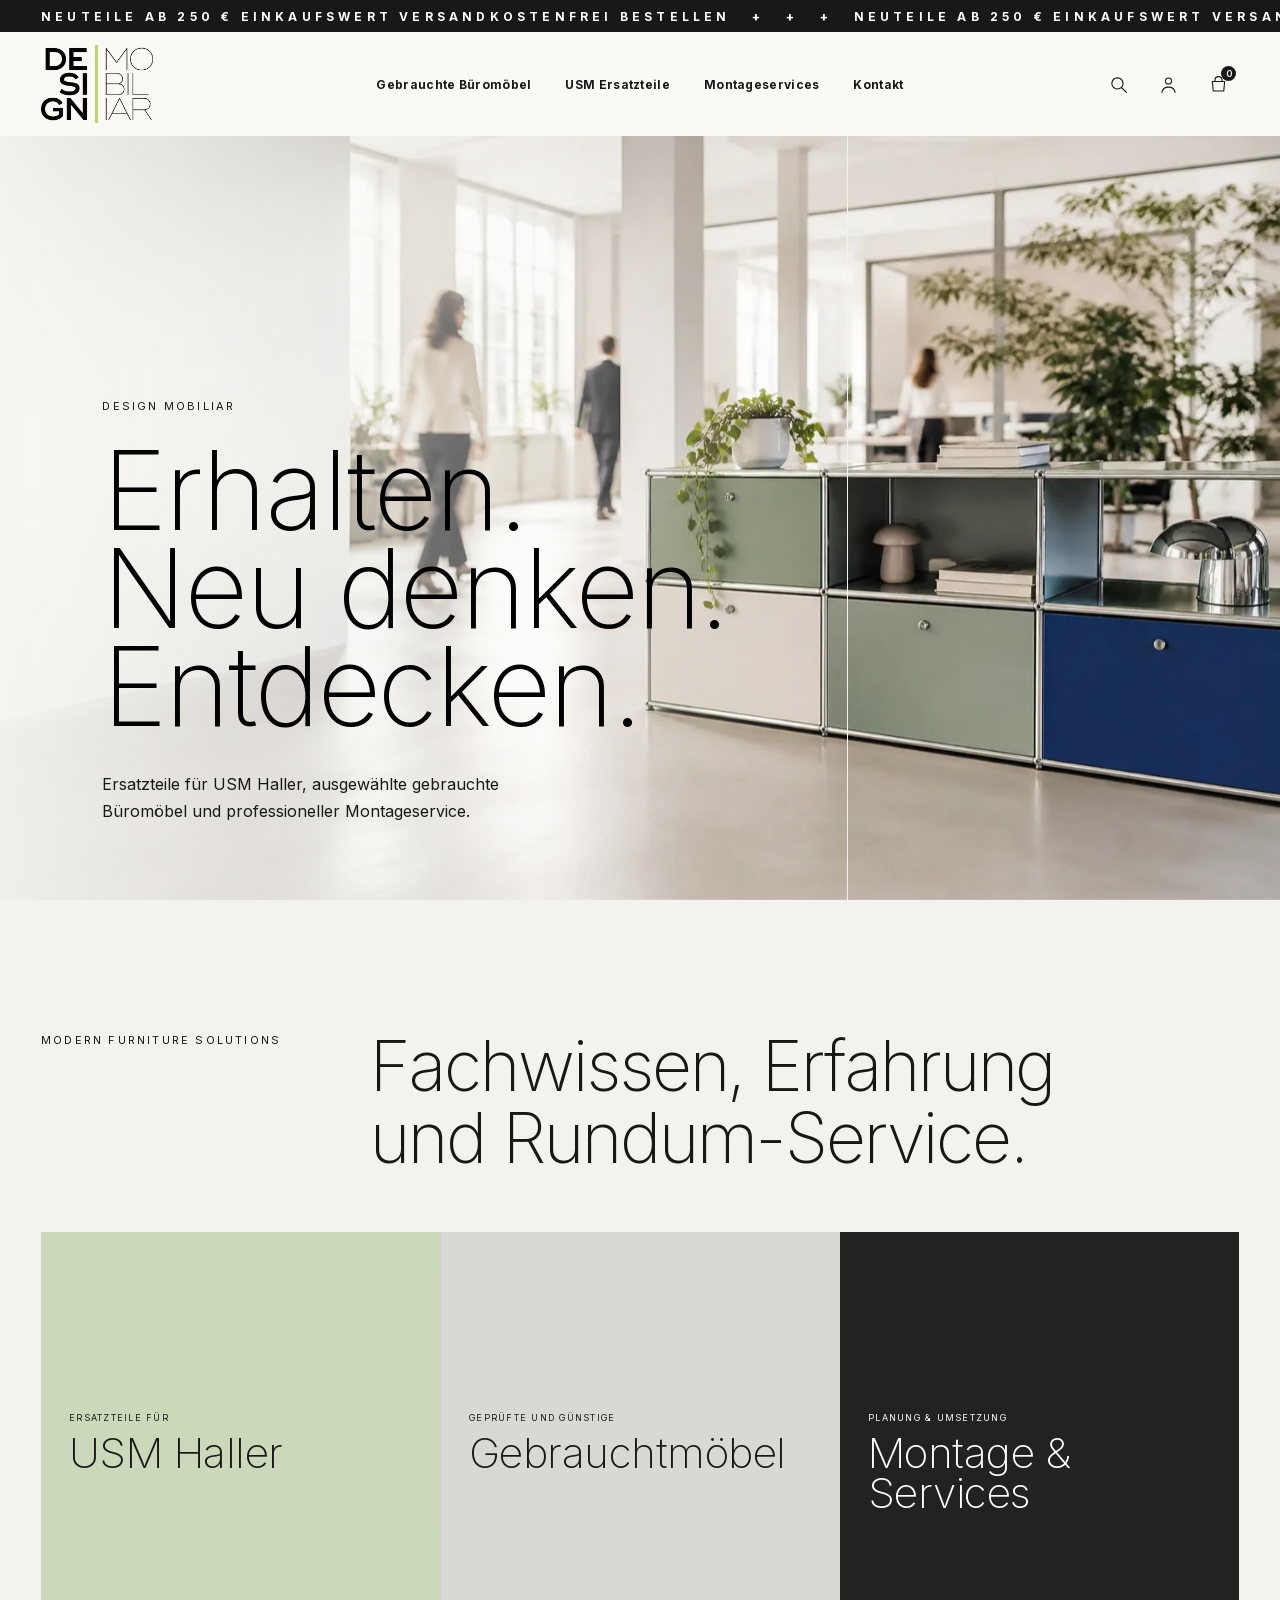
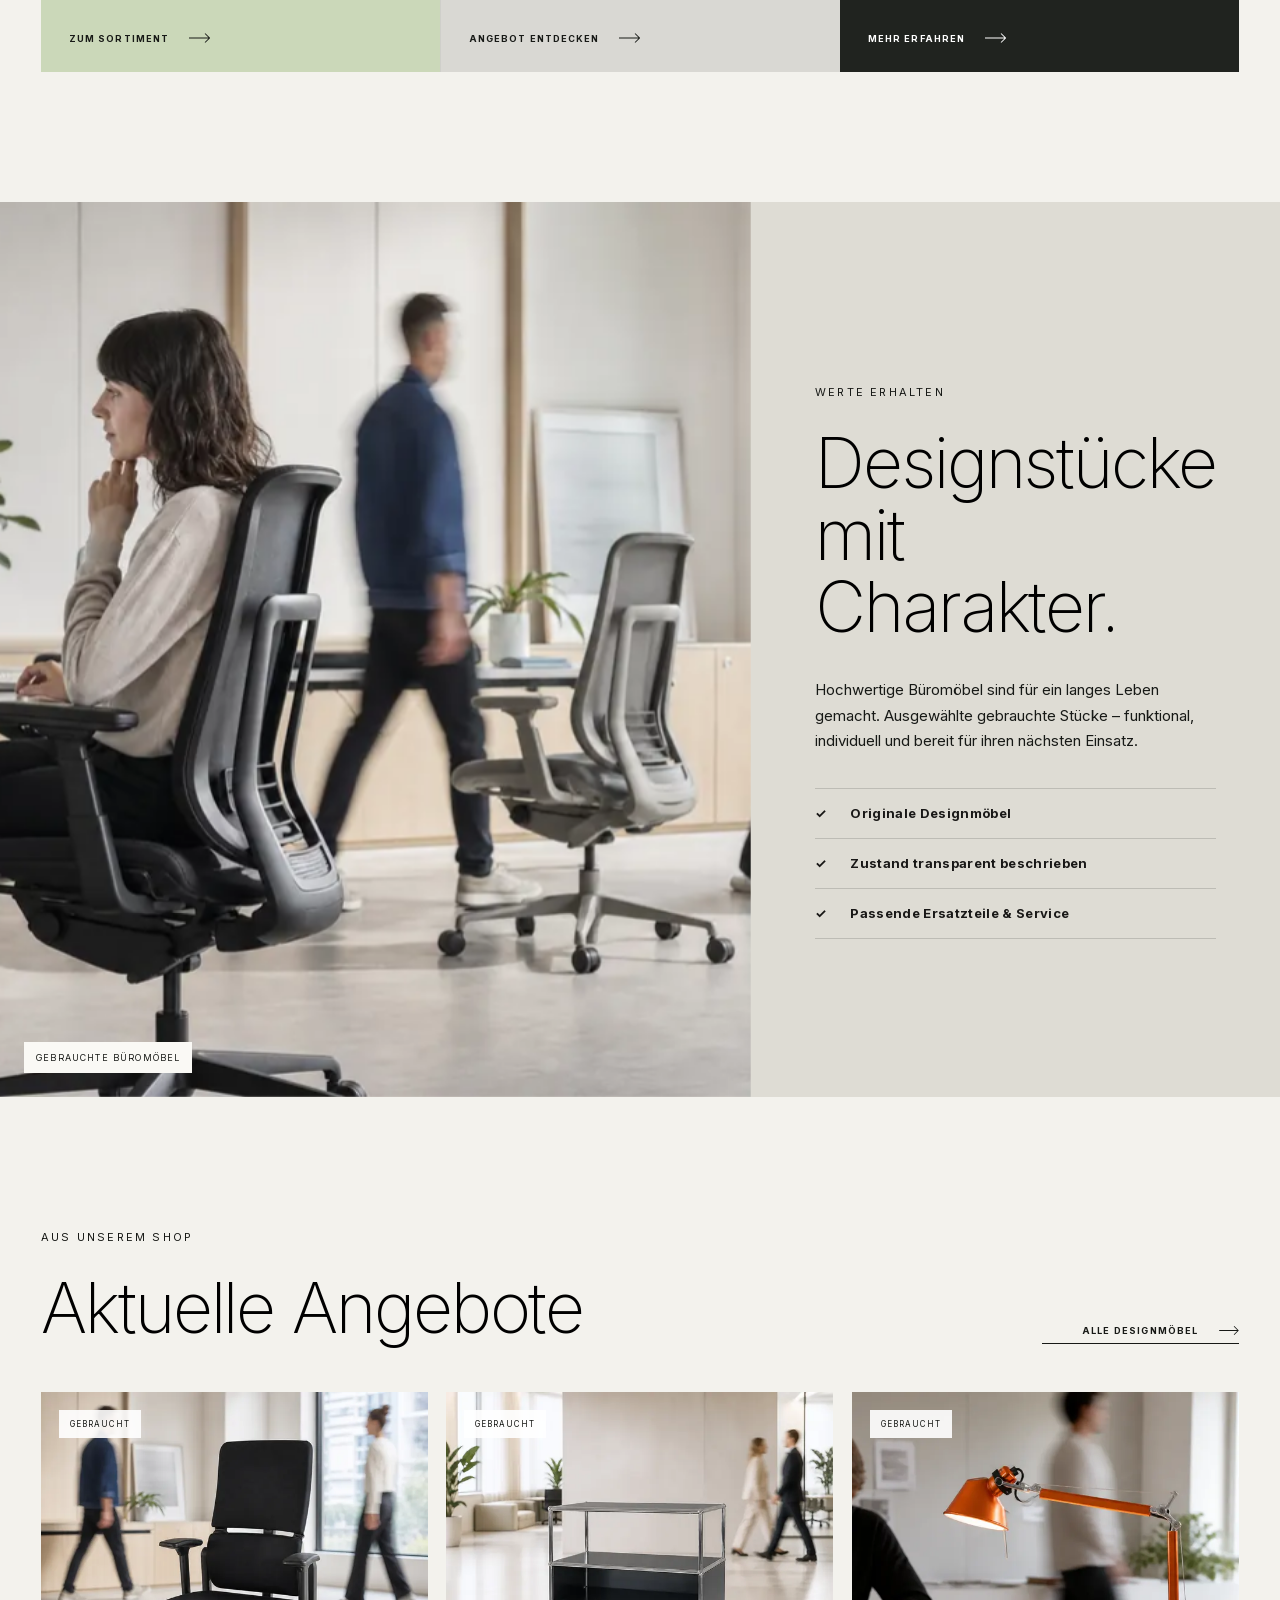
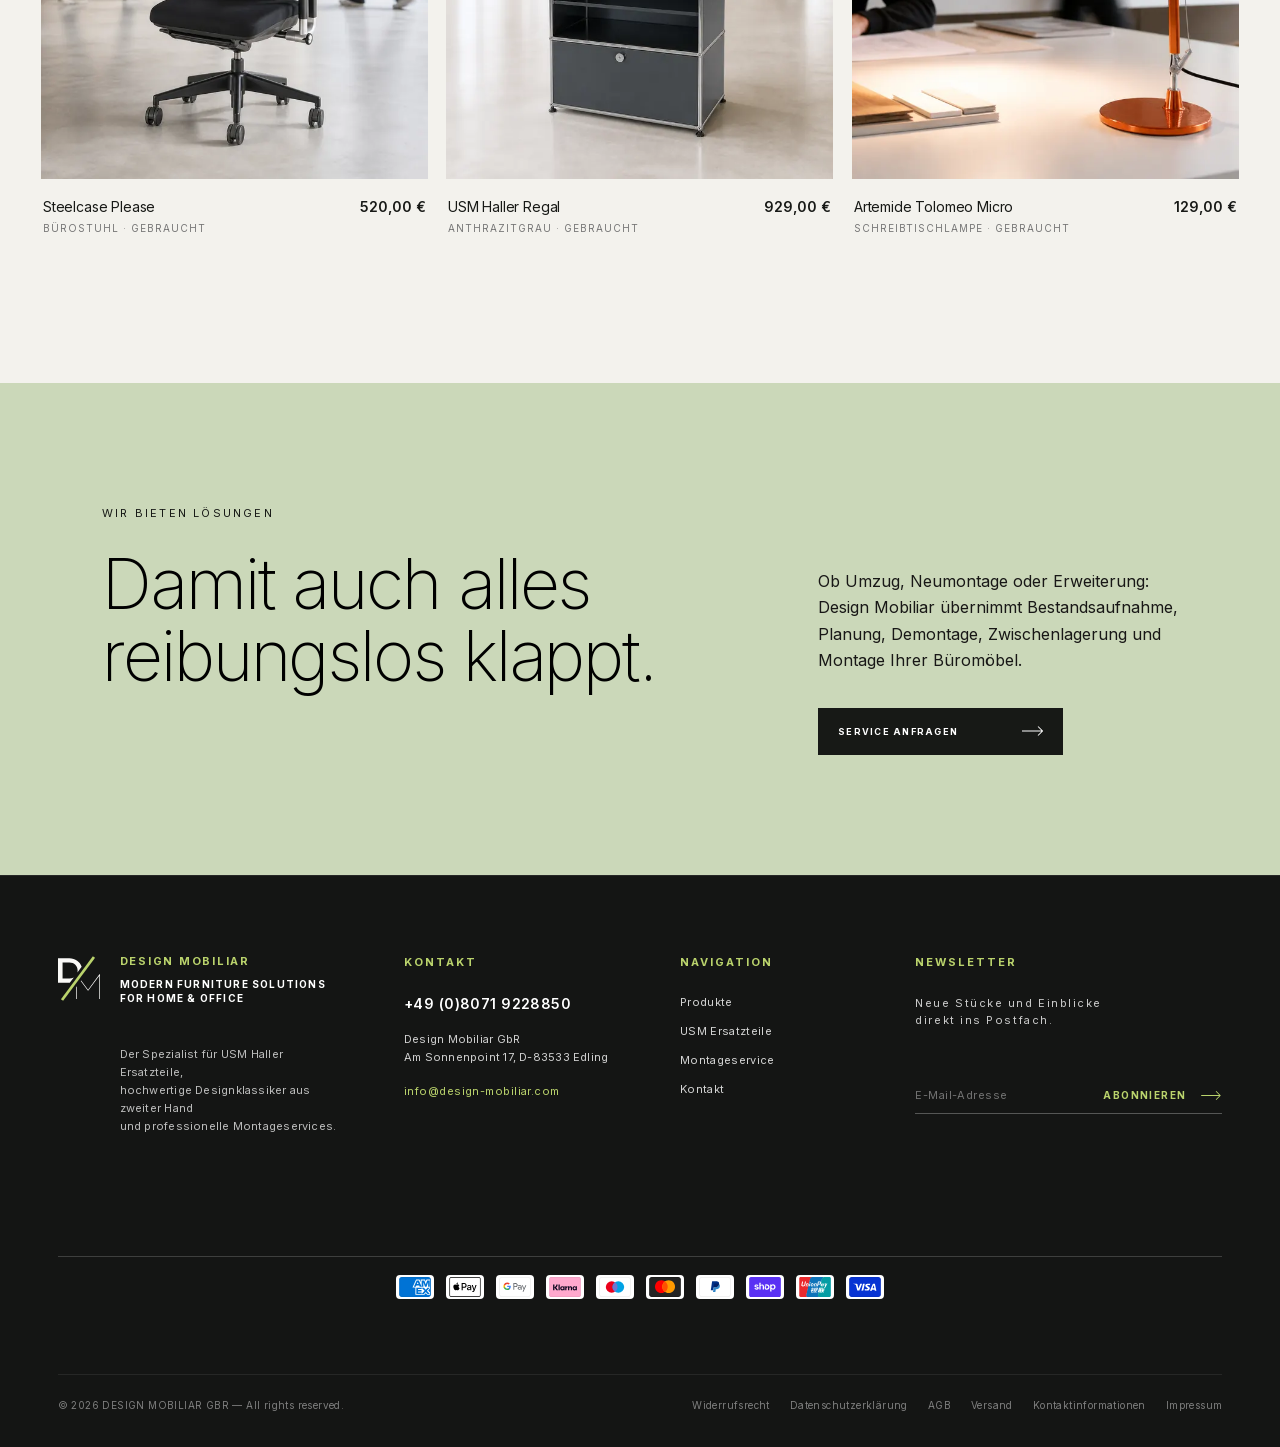
<file: index.html>
<!doctype html>
<html lang="de">
<head>
  <script>
    if (location.search.includes('v=footer-clean-9') || location.search.includes('v=footer-clean-10') || location.search.includes('v=footer-clean-11')) {
      location.replace(location.pathname + '?v=footer-clean-12');
    }
  </script>
  <meta charset="utf-8">
  <meta name="viewport" content="width=device-width, initial-scale=1">
  <meta name="description" content="Design Mobiliar — modern furniture solutions for home &amp; office. USM Haller Ersatzteile, gebrauchte Designklassiker und professioneller Montageservice.">
  <title>DESIGN MOBILIAR — modern furniture solutions for home &amp; office</title>
  <link rel="icon" href="assets/DM_logo_varia.svg" type="image/svg+xml">
  <link rel="preload" href="assets/inter-200.woff2" as="font" type="font/woff2" crossorigin>
  <link rel="preload" href="assets/inter-400.woff2" as="font" type="font/woff2" crossorigin>
  <link rel="preload" href="assets/inter-600.woff2" as="font" type="font/woff2" crossorigin>
  <link rel="preload" href="assets/inter-700.woff2" as="font" type="font/woff2" crossorigin>
  <link rel="preload" as="image" href="assets/optimized/usm-office-1536.webp" imagesrcset="assets/optimized/usm-office-640.webp 640w, assets/optimized/usm-office-960.webp 960w, assets/optimized/usm-office-1536.webp 1536w" imagesizes="100vw" fetchpriority="high">
  <link rel="stylesheet" href="styles.css?v=footer-clean-12">
  <style id="hero-layout-override">.hero-copy{top:auto!important;bottom:40px!important;transform:none!important}</style>
  <script src="script.js" defer></script>
</head>
<body>
  <div class="topline"><div class="topline-track"><div class="topline-group"><span>NEUTEILE AB 250 € EINKAUFSWERT VERSANDKOSTENFREI BESTELLEN   +   +   +   </span><span>NEUTEILE AB 250 € EINKAUFSWERT VERSANDKOSTENFREI BESTELLEN   +   +   +   </span><span>NEUTEILE AB 250 € EINKAUFSWERT VERSANDKOSTENFREI BESTELLEN   +   +   +   </span></div><div class="topline-group" aria-hidden="true"><span>NEUTEILE AB 250 € EINKAUFSWERT VERSANDKOSTENFREI BESTELLEN   +   +   +   </span><span>NEUTEILE AB 250 € EINKAUFSWERT VERSANDKOSTENFREI BESTELLEN   +   +   +   </span><span>NEUTEILE AB 250 € EINKAUFSWERT VERSANDKOSTENFREI BESTELLEN   +   +   +   </span></div></div></div>
  <header class="nav">
    <a href="#top" aria-label="Design Mobiliar Startseite"><img class="logo" src="assets/logo.png" alt="Design Mobiliar"></a>
    <button class="menu-button" type="button" aria-expanded="false" aria-controls="main-nav" aria-label="Menü öffnen"><span></span><span></span><span></span></button>
    <nav id="main-nav"><a href="#gebraucht">Gebrauchte Büromöbel</a><a href="#angebot">USM Ersatzteile</a><a href="#montage">Montageservices</a><a href="#kontakt">Kontakt</a></nav>
    <div class="header-actions" aria-label="Shop-Aktionen"><button class="header-icon search-icon" type="button" aria-label="Suche öffnen"><svg viewBox="0 0 24 24" aria-hidden="true"><circle cx="10.8" cy="10.8" r="6.4"></circle><path d="m16 16 5 5"></path></svg></button><a class="header-icon account-icon" href="#konto" aria-label="Kundenkonto"><svg viewBox="0 0 24 24" aria-hidden="true"><circle cx="12" cy="8" r="3.5"></circle><path d="M4.5 21c.6-4 3-6 7.5-6s6.9 2 7.5 6"></path></svg></a><a class="header-icon cart-icon" href="#warenkorb" aria-label="Warenkorb, 0 Artikel"><svg viewBox="0 0 24 24" aria-hidden="true"><path d="M5 8.5h14l-1 11H6l-1-11Z"></path><path d="M8 8.5V7a4 4 0 0 1 8 0v1.5"></path></svg><b>0</b></a></div>
  </header>

  <main id="top">
    <section class="hero">
      <img src="assets/optimized/usm-office-1536.webp" srcset="assets/optimized/usm-office-640.webp 640w, assets/optimized/usm-office-960.webp 960w, assets/optimized/usm-office-1536.webp 1536w" sizes="100vw" width="1536" height="1024" fetchpriority="high" decoding="async" alt="Helles modernes Büro mit modularen Möbeln und Menschen in Bewegung">
      <div class="hero-copy" style="top:auto;bottom:40px;transform:none">
        <p class="eyebrow hero-line">Design Mobiliar</p>
        <h1 class="hero-line">Erhalten.<br>Neu denken.<br>Entdecken.</h1>
        <p class="lead hero-line">Ersatzteile für USM Haller, ausgewählte gebrauchte Büromöbel und professioneller Montageservice.</p>
      </div>
    </section>

    <section class="paths" id="angebot">
      <div class="section-heading reveal"><p class="eyebrow">MODERN FURNITURE SOLUTIONS</p><h2>Fachwissen, Erfahrung<br>und Rundum-Service.</h2></div>
      <div class="path-grid">
        <a class="path reveal" href="#"><div><p>Ersatzteile für</p><h3>USM Haller</h3></div><b><span class="cta-label"><span>Zum Sortiment</span><i aria-hidden="true">Zum Sortiment</i></span><span class="cta-arrow" aria-hidden="true"></span></b></a>
        <a class="path path-used reveal" href="#gebraucht"><div><p>Geprüfte und günstige</p><h3>Gebrauchtmöbel</h3></div><b><span class="cta-label"><span>Angebot entdecken</span><i aria-hidden="true">Angebot entdecken</i></span><span class="cta-arrow" aria-hidden="true"></span></b></a>
        <a class="path path-service reveal" href="#montage"><div><p>Planung &amp; Umsetzung</p><h3>Montage &amp; Services</h3></div><b><span class="cta-label"><span>Mehr erfahren</span><i aria-hidden="true">Mehr erfahren</i></span><span class="cta-arrow" aria-hidden="true"></span></b></a>
      </div>
    </section>

    <section class="editorial" id="gebraucht">
      <div class="editorial-image reveal-image"><img src="assets/optimized/steelcase-office-1536.webp" srcset="assets/optimized/steelcase-office-640.webp 640w, assets/optimized/steelcase-office-960.webp 960w, assets/optimized/steelcase-office-1536.webp 1536w" sizes="(max-width: 900px) 100vw, 65vw" width="1536" height="1024" loading="lazy" decoding="async" alt="Helles Büro mit ergonomischen Bürostühlen und Menschen in Bewegung"><span>Gebrauchte Büromöbel</span></div>
      <div class="editorial-copy reveal"><p class="eyebrow">Werte erhalten</p><h2>Designstücke<br>mit Charakter.</h2><p>Hochwertige Büromöbel sind für ein langes Leben gemacht. Ausgewählte gebrauchte Stücke – funktional, individuell und bereit für ihren nächsten Einsatz.</p><ul><li><span aria-hidden="true">✓</span>Originale Designmöbel</li><li><span aria-hidden="true">✓</span>Zustand transparent beschrieben</li><li><span aria-hidden="true">✓</span>Passende Ersatzteile &amp; Service</li></ul></div>
    </section>

    <section class="products" id="produkte">
      <div class="product-heading reveal"><div><p class="eyebrow">Aus unserem Shop</p><h2>Aktuelle Angebote</h2></div><a class="text-link" href="#"><span class="cta-label"><span>Alle Designmöbel</span><i aria-hidden="true">Alle Designmöbel</i></span><span class="cta-arrow" aria-hidden="true"></span></a></div>
      <div class="product-grid">
        <a class="product reveal" href="produkt-steelcase.html"><div class="product-image"><img src="assets/optimized/home-product-steelcase-960.webp" srcset="assets/optimized/home-product-steelcase-640.webp 640w, assets/optimized/home-product-steelcase-960.webp 960w" sizes="(max-width: 600px) 90vw, 33vw" width="1254" height="1254" loading="lazy" decoding="async" alt="Steelcase Please Bürostuhl in heller Büroumgebung"><span>Gebraucht</span></div><div class="product-info"><div><h3>Steelcase Please</h3><p>Bürostuhl · gebraucht</p></div><strong>520,00 €</strong></div></a>
        <a class="product reveal" href="produkt-usm.html"><div class="product-image"><img src="assets/optimized/home-product-usm-960.webp" srcset="assets/optimized/home-product-usm-640.webp 640w, assets/optimized/home-product-usm-960.webp 960w" sizes="(max-width: 600px) 90vw, 33vw" width="1254" height="1254" loading="lazy" decoding="async" alt="Anthrazitgraues USM Haller Regal in heller Büroumgebung"><span>Gebraucht</span></div><div class="product-info"><div><h3>USM Haller Regal</h3><p>Anthrazitgrau · gebraucht</p></div><strong>929,00 €</strong></div></a>
        <a class="product reveal" href="produkt-artemide.html"><div class="product-image"><img src="assets/optimized/artemide-office-02_homepage-960.webp" srcset="assets/optimized/artemide-office-02_homepage-640.webp 640w, assets/optimized/artemide-office-02_homepage-960.webp 960w" sizes="(max-width: 600px) 90vw, 33vw" width="988" height="988" loading="lazy" decoding="async" alt="Artemide Tolomeo Micro in heller Büroumgebung"><span>Gebraucht</span></div><div class="product-info"><div><h3>Artemide Tolomeo Micro</h3><p>Schreibtischlampe · gebraucht</p></div><strong>129,00 €</strong></div></a>
      </div>
    </section>

    <section class="service" id="montage"><div class="reveal"><p class="eyebrow">Wir bieten Lösungen</p><h2>Damit auch alles<br>reibungslos klappt.</h2></div><div class="service-copy reveal"><p>Ob Umzug, Neumontage oder Erweiterung: Design Mobiliar übernimmt Bestandsaufnahme, Planung, Demontage, Zwischenlagerung und Montage Ihrer Büromöbel.</p><a class="button" href="#kontakt"><span class="cta-label"><span>Service anfragen</span><i aria-hidden="true">Service anfragen</i></span><span class="cta-arrow" aria-hidden="true"></span></a></div></section>
  </main>

        <footer id="kontakt" class="site-footer">
    <div class="footer-layout">
      <!-- Col 1: Brand -->
      <div class="footer-col footer-col-brand">
        <div class="footer-brand-top">
          <img src="assets/DM_logo_varia.svg" alt="Design Mobiliar Logo" class="footer-brand-logo" width="46" height="49">
          <div class="footer-brand-titles">
            <span class="footer-brand-heading">DESIGN MOBILIAR</span>
            <span class="footer-brand-tagline">MODERN FURNITURE SOLUTIONS<br>FOR HOME &amp; OFFICE</span>
          </div>
        </div>
        <p class="footer-brand-text">
          Der Spezialist für USM Haller Ersatzteile,<br>
          hochwertige Designklassiker aus zweiter Hand<br>
          und professionelle Montageservices.
        </p>
      </div>

      <!-- Col 2: Kontakt -->
      <div class="footer-col footer-col-contact">
        <p class="footer-heading">KONTAKT</p>
        <p class="footer-phone-wrap"><a class="footer-phone" href="tel:+4980719228850">+49 (0)8071 9228850</a></p>
        <p class="footer-address">
          Design Mobiliar GbR<br>
          Am Sonnenpoint 17, D-83533 Edling
        </p>
        <p class="footer-email-wrap"><a class="footer-email" href="mailto:info@design-mobiliar.com">info@design-mobiliar.com</a></p>
      </div>

      <!-- Col 3: Navigation -->
      <div class="footer-col footer-col-nav">
        <p class="footer-heading">NAVIGATION</p>
        <nav class="footer-nav-links">
          <a href="index.html#produkte">Produkte</a>
          <a href="index.html#angebot">USM Ersatzteile</a>
          <a href="index.html#montage">Montageservice</a>
          <a href="index.html#kontakt">Kontakt</a>
        </nav>
      </div>

      <!-- Col 4: Newsletter -->
      <div class="footer-col footer-col-newsletter">
        <p class="footer-heading">NEWSLETTER</p>
        <p class="footer-newsletter-text">
          Neue Stücke und Einblicke<br>
          direkt ins Postfach.
        </p>
        <form class="footer-newsletter-form">
          <label class="sr-only" for="footer-email-input">E-Mail-Adresse</label>
          <input id="footer-email-input" type="email" placeholder="E-Mail-Adresse" required>
          <button type="submit" class="footer-subscribe-btn">
            <span class="cta-label">
              <span>ABONNIEREN</span>
              <i aria-hidden="true">ABONNIEREN</i>
            </span>
            <span class="cta-arrow" aria-hidden="true"></span>
          </button>
        </form>
      </div>
    </div>

    <!-- Payment Icons -->
    <div class="footer-payments">
      <ul class="list list-payment" role="list">
        <li class="list-payment__item">
          <svg class="icon icon--full-color" xmlns="http://www.w3.org/2000/svg" role="img" viewBox="0 0 38 24" width="38" height="24" fill="none" aria-labelledby="pi-american_express"><title id="pi-american_express">American Express</title><rect x=".5" y=".5" width="37" height="23" rx="2.5" stroke="#000" stroke-opacity=".07" fill="none"/><path d="M35 0H3C1.3 0 0 1.3 0 3V21C0 22.7 1.4 24 3 24H35C36.7 24 38 22.7 38 21V3C38 1.3 36.6 0 35 0Z" fill="#0071CE" style="fill:#0071CE;fill:color(display-p3 0.0000 0.4431 0.8078);fill-opacity:1;"/><path d="M3 0.5H35C36.3348 0.5 37.5 1.58692 37.5 3V21C37.5 22.4239 36.4239 23.5 35 23.5H3C1.66524 23.5 0.5 22.4131 0.5 21V3C0.5 1.57614 1.57614 0.5 3 0.5Z" stroke="black" stroke-opacity="0.07" style="stroke:black;stroke-opacity:0.07;"/><path d="M25.8662 6.33203V3H31L31.8662 5.5332L32.7334 3H37V14.2002H36.7998L34.8672 16.2656L36.7998 18.3594H37V21.2666H33.5996L31.9336 19.3994L30.2002 21.2666H19.4668V12.666H16L20.2666 3H24.4004L25.8662 6.33203ZM20.5996 20.2656H27V18.5322H22.666V17.3994H26.8662V15.666H22.666V14.5322H27V12.7988H20.5996V20.2656ZM30.5332 16.5322L27 20.2656H29.5996L31.8662 17.8662L34.0664 20.2656H36.7324L33.1992 16.4658L36.7324 12.7988H34.1328L31.8662 15.1992L29.7324 12.7988H27L30.5332 16.5322ZM17.666 11.7324H19.9326L20.5332 10.1992H23.999L24.666 11.7324H26.999L23.666 4.19922H20.999L17.666 11.7324ZM33.5996 4.19922L31.9326 8.86621L30.1992 4.19922H27V11.666H29.0664V6.39941L31 11.666H32.7998L34.7324 6.39941V11.666H36.7324V4.13281L33.5996 4.19922ZM23.2656 8.46582H21.2656L22.2656 5.99902L23.2656 8.46582Z" fill="white" style="fill:white;fill-opacity:1;"/></svg>
        </li>
        <li class="list-payment__item">
          <svg class="icon icon--full-color" version="1.1" xmlns="http://www.w3.org/2000/svg" role="img" x="0" y="0" width="38" height="24" viewBox="0 0 165.521 105.965" xml:space="preserve" aria-labelledby="pi-apple_pay"><title id="pi-apple_pay">Apple Pay</title><path fill="#000" d="M150.698 0H14.823c-.566 0-1.133 0-1.698.003-.477.004-.953.009-1.43.022-1.039.028-2.087.09-3.113.274a10.51 10.51 0 0 0-2.958.975 9.932 9.932 0 0 0-4.35 4.35 10.463 10.463 0 0 0-.975 2.96C.113 9.611.052 10.658.024 11.696a70.22 70.22 0 0 0-.022 1.43C0 13.69 0 14.256 0 14.823v76.318c0 .567 0 1.132.002 1.699.003.476.009.953.022 1.43.028 1.036.09 2.084.275 3.11a10.46 10.46 0 0 0 .974 2.96 9.897 9.897 0 0 0 1.83 2.52 9.874 9.874 0 0 0 2.52 1.83c.947.483 1.917.79 2.96.977 1.025.183 2.073.245 3.112.273.477.011.953.017 1.43.02.565.004 1.132.004 1.698.004h135.875c.565 0 1.132 0 1.697-.004.476-.002.952-.009 1.431-.02 1.037-.028 2.085-.09 3.113-.273a10.478 10.478 0 0 0 2.958-.977 9.955 9.955 0 0 0 4.35-4.35c.483-.947.789-1.917.974-2.96.186-1.026.246-2.074.274-3.11.013-.477.02-.954.022-1.43.004-.567.004-1.132.004-1.699V14.824c0-.567 0-1.133-.004-1.699a63.067 63.067 0 0 0-.022-1.429c-.028-1.038-.088-2.085-.274-3.112a10.4 10.4 0 0 0-.974-2.96 9.94 9.94 0 0 0-4.35-4.35A10.52 10.52 0 0 0 156.939.3c-1.028-.185-2.076-.246-3.113-.274a71.417 71.417 0 0 0-1.431-.022C151.83 0 151.263 0 150.698 0z"/><path fill="#FFF" d="M150.698 3.532l1.672.003c.452.003.905.008 1.36.02.793.022 1.719.065 2.583.22.75.135 1.38.34 1.984.648a6.392 6.392 0 0 1 2.804 2.807c.306.6.51 1.226.645 1.983.154.854.197 1.783.218 2.58.013.45.019.9.02 1.36.005.557.005 1.113.005 1.671v76.318c0 .558 0 1.114-.004 1.682-.002.45-.008.9-.02 1.35-.022.796-.065 1.725-.221 2.589a6.855 6.855 0 0 1-.645 1.975 6.397 6.397 0 0 1-2.808 2.807c-.6.306-1.228.511-1.971.645-.881.157-1.847.2-2.574.22-.457.01-.912.017-1.379.019-.555.004-1.113.004-1.669.004H14.801c-.55 0-1.1 0-1.66-.004a74.993 74.993 0 0 1-1.35-.018c-.744-.02-1.71-.064-2.584-.22a6.938 6.938 0 0 1-1.986-.65 6.337 6.337 0 0 1-1.622-1.18 6.355 6.355 0 0 1-1.178-1.623 6.935 6.935 0 0 1-.646-1.985c-.156-.863-.2-1.788-.22-2.578a66.088 66.088 0 0 1-.02-1.355l-.003-1.327V14.474l.002-1.325a66.7 66.7 0 0 1 .02-1.357c.022-.792.065-1.717.222-2.587a6.924 6.924 0 0 1 .646-1.981c.304-.598.7-1.144 1.18-1.623a6.386 6.386 0 0 1 1.624-1.18 6.96 6.96 0 0 1 1.98-.646c.865-.155 1.792-.198 2.586-.22.452-.012.905-.017 1.354-.02l1.677-.003h135.875"/><g><g><path fill="#000" d="M43.508 35.77c1.404-1.755 2.356-4.112 2.105-6.52-2.054.102-4.56 1.355-6.012 3.112-1.303 1.504-2.456 3.959-2.156 6.266 2.306.2 4.61-1.152 6.063-2.858"/><path fill="#000" d="M45.587 39.079c-3.35-.2-6.196 1.9-7.795 1.9-1.6 0-4.049-1.8-6.698-1.751-3.447.05-6.645 2-8.395 5.1-3.598 6.2-.95 15.4 2.55 20.45 1.699 2.5 3.747 5.25 6.445 5.151 2.55-.1 3.549-1.65 6.647-1.65 3.097 0 3.997 1.65 6.696 1.6 2.798-.05 4.548-2.5 6.247-5 1.95-2.85 2.747-5.6 2.797-5.75-.05-.05-5.396-2.101-5.446-8.251-.05-5.15 4.198-7.6 4.398-7.751-2.399-3.548-6.147-3.948-7.447-4.048"/></g><g><path fill="#000" d="M78.973 32.11c7.278 0 12.347 5.017 12.347 12.321 0 7.33-5.173 12.373-12.529 12.373h-8.058V69.62h-5.822V32.11h14.062zm-8.24 19.807h6.68c5.07 0 7.954-2.729 7.954-7.46 0-4.73-2.885-7.434-7.928-7.434h-6.706v14.894z"/><path fill="#000" d="M92.764 61.847c0-4.809 3.665-7.564 10.423-7.98l7.252-.442v-2.08c0-3.04-2.001-4.704-5.562-4.704-2.938 0-5.07 1.507-5.51 3.82h-5.252c.157-4.86 4.731-8.395 10.918-8.395 6.654 0 10.995 3.483 10.995 8.89v18.663h-5.38v-4.497h-.13c-1.534 2.937-4.914 4.782-8.579 4.782-5.406 0-9.175-3.222-9.175-8.057zm17.675-2.417v-2.106l-6.472.416c-3.64.234-5.536 1.585-5.536 3.95 0 2.288 1.975 3.77 5.068 3.77 3.95 0 6.94-2.522 6.94-6.03z"/><path fill="#000" d="M120.975 79.652v-4.496c.364.051 1.247.103 1.715.103 2.573 0 4.029-1.09 4.913-3.899l.52-1.663-9.852-27.293h6.082l6.863 22.146h.13l6.862-22.146h5.927l-10.216 28.67c-2.34 6.577-5.017 8.735-10.683 8.735-.442 0-1.872-.052-2.261-.157z"/></g></g></svg>
        </li>
        <li class="list-payment__item">
          <svg class="icon icon--full-color" xmlns="http://www.w3.org/2000/svg" role="img" viewBox="0 0 38 24" width="38" height="24" aria-labelledby="pi-google_pay"><title id="pi-google_pay">Google Pay</title><path d="M35 0H3C1.3 0 0 1.3 0 3v18c0 1.7 1.4 3 3 3h32c1.7 0 3-1.3 3-3V3c0-1.7-1.4-3-3-3z" fill="#000" opacity=".07"/><path d="M35 1c1.1 0 2 .9 2 2v18c0 1.1-.9 2-2 2H3c-1.1 0-2-.9-2-2V3c0-1.1.9-2 2-2h32" fill="#FFF"/><path d="M18.093 11.976v3.2h-1.018v-7.9h2.691a2.447 2.447 0 0 1 1.747.692 2.28 2.28 0 0 1 .11 3.224l-.11.116c-.47.447-1.098.69-1.747.674l-1.673-.006zm0-3.732v2.788h1.698c.377.012.741-.135 1.005-.404a1.391 1.391 0 0 0-1.005-2.354l-1.698-.03zm6.484 1.348c.65-.03 1.286.188 1.778.613.445.43.682 1.03.65 1.649v3.334h-.969v-.766h-.049a1.93 1.93 0 0 1-1.673.931 2.17 2.17 0 0 1-1.496-.533 1.667 1.667 0 0 1-.613-1.324 1.606 1.606 0 0 1 .613-1.336 2.746 2.746 0 0 1 1.698-.515c.517-.02 1.03.093 1.49.331v-.208a1.134 1.134 0 0 0-.417-.901 1.416 1.416 0 0 0-.98-.368 1.545 1.545 0 0 0-1.319.717l-.895-.564a2.488 2.488 0 0 1 2.182-1.06zM23.29 13.52a.79.79 0 0 0 .337.662c.223.176.5.269.785.263.429-.001.84-.17 1.146-.472.305-.286.478-.685.478-1.103a2.047 2.047 0 0 0-1.324-.374 1.716 1.716 0 0 0-1.03.294.883.883 0 0 0-.392.73zm9.286-3.75l-3.39 7.79h-1.048l1.281-2.728-2.224-5.062h1.103l1.612 3.885 1.569-3.885h1.097z" fill="#5F6368"/><path d="M13.986 11.284c0-.308-.024-.616-.073-.92h-4.29v1.747h2.451a2.096 2.096 0 0 1-.9 1.373v1.134h1.464a4.433 4.433 0 0 0 1.348-3.334z" fill="#4285F4"/><path d="M9.629 15.721a4.352 4.352 0 0 0 3.01-1.097l-1.466-1.14a2.752 2.752 0 0 1-4.094-1.44H5.577v1.17a4.53 4.53 0 0 0 4.052 2.507z" fill="#34A853"/><path d="M7.079 12.05a2.709 2.709 0 0 1 0-1.735v-1.17H5.577a4.505 4.505 0 0 0 0 4.075l1.502-1.17z" fill="#FBBC04"/><path d="M9.629 8.44a2.452 2.452 0 0 1 1.74.68l1.3-1.293a4.37 4.37 0 0 0-3.065-1.183 4.53 4.53 0 0 0-4.027 2.5l1.502 1.171a2.715 2.715 0 0 1 2.55-1.875z" fill="#EA4335"/></svg>
        </li>
        <li class="list-payment__item">
          <svg class="icon icon--full-color" xmlns="http://www.w3.org/2000/svg" role="img" width="38" height="24" viewBox="0 0 38 24" aria-labelledby="pi-klarna" fill="none"><title id="pi-klarna">Klarna</title><rect width="38" height="24" rx="2" fill="#FFA8CD"/><rect x=".5" y=".5" width="37" height="23" rx="1.5" stroke="#000" stroke-opacity=".07"/><path d="M30.62 14.755c-.662 0-1.179-.554-1.179-1.226 0-.673.517-1.226 1.18-1.226.663 0 1.18.553 1.18 1.226 0 .672-.517 1.226-1.18 1.226zm-.33 1.295c.565 0 1.286-.217 1.686-1.068l.04.02c-.176.465-.176.742-.176.81v.11h1.423v-4.786H31.84v.109c0 .069 0 .346.175.81l-.039.02c-.4-.85-1.121-1.068-1.687-1.068-1.355 0-2.31 1.088-2.31 2.522 0 1.433.955 2.521 2.31 2.521zm-4.788-5.043c-.643 0-1.15.228-1.56 1.068l-.039-.02c.175-.464.175-.741.175-.81v-.11h-1.423v4.787h1.462V13.4c0-.662.38-1.078.995-1.078.614 0 .917.356.917 1.068v2.532h1.462v-3.046c0-1.088-.838-1.869-1.989-1.869zm-4.963 1.068l-.039-.02c.176-.464.176-.741.176-.81v-.11h-1.424v4.787h1.463l.01-2.304c0-.673.35-1.078.926-1.078.156 0 .282.02.429.06v-1.464c-.644-.139-1.22.109-1.54.94zm-4.65 2.68c-.664 0-1.18-.554-1.18-1.226 0-.673.516-1.226 1.18-1.226.662 0 1.179.553 1.179 1.226 0 .672-.517 1.226-1.18 1.226zm-.332 1.295c.565 0 1.287-.217 1.687-1.068l.038.02c-.175.465-.175.742-.175.81v.11h1.424v-4.786h-1.424v.109c0 .069 0 .346.175.81l-.038.02c-.4-.85-1.122-1.068-1.687-1.068-1.356 0-2.311 1.088-2.311 2.522 0 1.433.955 2.521 2.31 2.521zm-4.349-.128h1.463V9h-1.463v6.922zM10.136 9H8.644c0 1.236-.751 2.343-1.892 3.134l-.448.317V9h-1.55v6.922h1.55V12.49l2.564 3.43h1.892L8.293 12.64c1.121-.82 1.852-2.096 1.843-3.639z" fill="#0B051D"/></svg>
        </li>
        <li class="list-payment__item">
          <svg class="icon icon--full-color" viewBox="0 0 38 24" xmlns="http://www.w3.org/2000/svg" width="38" height="24" role="img" aria-labelledby="pi-maestro"><title id="pi-maestro">Maestro</title><path opacity=".07" d="M35 0H3C1.3 0 0 1.3 0 3v18c0 1.7 1.4 3 3 3h32c1.7 0 3-1.3 3-3V3c0-1.7-1.4-3-3-3z"/><path fill="#fff" d="M35 1c1.1 0 2 .9 2 2v18c0 1.1-.9 2-2 2H3c-1.1 0-2-.9-2-2V3c0-1.1.9-2 2-2h32"/><circle fill="#EB001B" cx="15" cy="12" r="7"/><circle fill="#00A2E5" cx="23" cy="12" r="7"/><path fill="#7375CF" d="M22 12c0-2.4-1.2-4.5-3-5.7-1.8 1.3-3 3.4-3 5.7s1.2 4.5 3 5.7c1.8-1.2 3-3.3 3-5.7z"/></svg>
        </li>
        <li class="list-payment__item">
          <svg class="icon icon--full-color" xmlns="http://www.w3.org/2000/svg" role="img" viewBox="0 0 38 24" width="38" height="24" fill="none" aria-labelledby="pi-master"><title id="pi-master">Mastercard</title><rect x=".5" y=".5" width="37" height="23" rx="2.5" stroke="#000" stroke-opacity=".07" fill="none"/><path d="M35 0H3C1.3 0 0 1.3 0 3V21C0 22.7 1.4 24 3 24H35C36.7 24 38 22.7 38 21V3C38 1.3 36.6 0 35 0Z" fill="#1C1C1C" style="fill:#1C1C1C;fill:color(display-p3 0.1098 0.1098 0.1098);fill-opacity:1;"/><path d="M35 1C36.1 1 37 1.9 37 3V21C37 22.1 36.1 23 35 23H3C1.9 23 1 22.1 1 21V3C1 1.9 1.9 1 3 1H35Z" fill="#232323" style="fill:#232323;fill:color(display-p3 0.1373 0.1373 0.1373);fill-opacity:1;"/><path d="M14.6364 19.2727C18.8538 19.2727 22.2727 15.8538 22.2727 11.6364C22.2727 7.41892 18.8538 4 14.6364 4C10.4189 4 7 7.41892 7 11.6364C7 15.8538 10.4189 19.2727 14.6364 19.2727Z" fill="#EB001B" style="fill:#EB001B;fill:color(display-p3 0.9216 0.0000 0.1059);fill-opacity:1;"/><path d="M23.3637 19.2727C27.5811 19.2727 31 15.8538 31 11.6364C31 7.41892 27.5811 4 23.3637 4C19.1462 4 15.7273 7.41892 15.7273 11.6364C15.7273 15.8538 19.1462 19.2727 23.3637 19.2727Z" fill="#F79E1B" style="fill:#F79E1B;fill:color(display-p3 0.9686 0.6196 0.1059);fill-opacity:1;"/><path d="M22.2727 11.6362C22.2727 9.01797 20.9637 6.72706 19 5.41797C17.0364 6.83615 15.7273 9.12706 15.7273 11.6362C15.7273 14.1452 17.0364 16.5452 19 17.8543C20.9637 16.5452 22.2727 14.2543 22.2727 11.6362Z" fill="#FF5F00" style="fill:#FF5F00;fill:color(display-p3 1.0000 0.3725 0.0000);fill-opacity:1;"/></svg>
        </li>
        <li class="list-payment__item">
          <svg class="icon icon--full-color" viewBox="0 0 38 24" xmlns="http://www.w3.org/2000/svg" width="38" height="24" role="img" aria-labelledby="pi-paypal"><title id="pi-paypal">PayPal</title><path opacity=".07" d="M35 0H3C1.3 0 0 1.3 0 3v18c0 1.7 1.4 3 3 3h32c1.7 0 3-1.3 3-3V3c0-1.7-1.4-3-3-3z"/><path fill="#fff" d="M35 1c1.1 0 2 .9 2 2v18c0 1.1-.9 2-2 2H3c-1.1 0-2-.9-2-2V3c0-1.1.9-2 2-2h32"/><path fill="#003087" d="M23.9 8.3c.2-1 0-1.7-.6-2.3-.6-.7-1.7-1-3.1-1h-4.1c-.3 0-.5.2-.6.5L14 15.6c0 .2.1.4.3.4H17l.4-3.4 1.8-2.2 4.7-2.1z"/><path fill="#3086C8" d="M23.9 8.3l-.2.2c-.5 2.8-2.2 3.8-4.6 3.8H18c-.3 0-.5.2-.6.5l-.6 3.9-.2 1c0 .2.1.4.3.4H19c.3 0 .5-.2.5-.4v-.1l.4-2.4v-.1c0-.2.3-.4.5-.4h.3c2.1 0 3.7-.8 4.1-3.2.2-1 .1-1.8-.4-2.4-.1-.5-.3-.7-.5-.8z"/><path fill="#012169" d="M23.3 8.1c-.1-.1-.2-.1-.3-.1-.1 0-.2 0-.3-.1-.3-.1-.7-.1-1.1-.1h-3c-.1 0-.2 0-.2.1-.2.1-.3.2-.3.4l-.7 4.4v.1c0-.3.3-.5.6-.5h1.3c2.5 0 4.1-1 4.6-3.8v-.2c-.1-.1-.3-.2-.5-.2h-.1z"/></svg>
        </li>
        <li class="list-payment__item">
          <svg class="icon icon--full-color" xmlns="http://www.w3.org/2000/svg" role="img" viewBox="0 0 38 24" width="38" height="24" aria-labelledby="pi-shopify_pay"><title id="pi-shopify_pay">Shop Pay</title><path opacity=".07" d="M35 0H3C1.3 0 0 1.3 0 3v18c0 1.7 1.4 3 3 3h32c1.7 0 3-1.3 3-3V3c0-1.7-1.4-3-3-3z" fill="#000"/><path d="M35.889 0C37.05 0 38 .982 38 2.182v19.636c0 1.2-.95 2.182-2.111 2.182H2.11C.95 24 0 23.018 0 21.818V2.182C0 .982.95 0 2.111 0H35.89z" fill="#5A31F4"/><path d="M9.35 11.368c-1.017-.223-1.47-.31-1.47-.705 0-.372.306-.558.92-.558.54 0 .934.238 1.225.704a.079.079 0 00.104.03l1.146-.584a.082.082 0 00.032-.114c-.475-.831-1.353-1.286-2.51-1.286-1.52 0-2.464.755-2.464 1.956 0 1.275 1.15 1.597 2.17 1.82 1.02.222 1.474.31 1.474.705 0 .396-.332.582-.993.582-.612 0-1.065-.282-1.34-.83a.08.08 0 00-.107-.035l-1.143.57a.083.083 0 00-.036.111c.454.92 1.384 1.437 2.627 1.437 1.583 0 2.539-.742 2.539-1.98s-1.155-1.598-2.173-1.82v-.003zM15.49 8.855c-.65 0-1.224.232-1.636.646a.04.04 0 01-.069-.03v-2.64a.08.08 0 00-.08-.081H12.27a.08.08 0 00-.08.082v8.194a.08.08 0 00.08.082h1.433a.08.08 0 00.081-.082v-3.594c0-.695.528-1.227 1.239-1.227.71 0 1.226.521 1.226 1.227v3.594a.08.08 0 00.081.082h1.433a.08.08 0 00.081-.082v-3.594c0-1.51-.981-2.577-2.355-2.577zM20.753 8.62c-.778 0-1.507.24-2.03.588a.082.082 0 00-.027.109l.632 1.088a.08.08 0 00.11.03 2.5 2.5 0 011.318-.366c1.25 0 2.17.891 2.17 2.068 0 1.003-.736 1.745-1.669 1.745-.76 0-1.288-.446-1.288-1.077 0-.361.152-.657.548-.866a.08.08 0 00.032-.113l-.596-1.018a.08.08 0 00-.098-.035c-.799.299-1.359 1.018-1.359 1.984 0 1.46 1.152 2.55 2.76 2.55 1.877 0 3.227-1.313 3.227-3.195 0-2.018-1.57-3.492-3.73-3.492zM28.675 8.843c-.724 0-1.373.27-1.845.746-.026.027-.069.007-.069-.029v-.572a.08.08 0 00-.08-.082h-1.397a.08.08 0 00-.08.082v8.182a.08.08 0 00.08.081h1.433a.08.08 0 00.081-.081v-2.683c0-.036.043-.054.069-.03a2.6 2.6 0 001.808.7c1.682 0 2.993-1.373 2.993-3.157s-1.313-3.157-2.993-3.157zm-.271 4.929c-.956 0-1.681-.768-1.681-1.783s.723-1.783 1.681-1.783c.958 0 1.68.755 1.68 1.783 0 1.027-.713 1.783-1.681 1.783h.001z" fill="#fff"/></svg>
        </li>
        <li class="list-payment__item">
          <svg class="icon icon--full-color" viewBox="-36 25 38 24" xmlns="http://www.w3.org/2000/svg" width="38" height="24" role="img" aria-labelledby="pi-unionpay"><title id="pi-unionpay">Union Pay</title><path fill="#005B9A" d="M-36 46.8v.7-.7zM-18.3 25v24h-7.2c-1.3 0-2.1-1-1.8-2.3l4.4-19.4c.3-1.3 1.9-2.3 3.2-2.3h1.4zm12.6 0c-1.3 0-2.9 1-3.2 2.3l-4.5 19.4c-.3 1.3.5 2.3 1.8 2.3h-4.9V25h10.8z"/><path fill="#E9292D" d="M-19.7 25c-1.3 0-2.9 1.1-3.2 2.3l-4.4 19.4c-.3 1.3.5 2.3 1.8 2.3h-8.9c-.8 0-1.5-.6-1.5-1.4v-21c0-.8.7-1.6 1.5-1.6h14.7z"/><path fill="#0E73B9" d="M-5.7 25c-1.3 0-2.9 1.1-3.2 2.3l-4.4 19.4c-.3 1.3.5 2.3 1.8 2.3H-26h.5c-1.3 0-2.1-1-1.8-2.3l4.4-19.4c.3-1.3 1.9-2.3 3.2-2.3h14z"/><path fill="#059DA4" d="M2 26.6v21c0 .8-.6 1.4-1.5 1.4h-12.1c-1.3 0-2.1-1.1-1.8-2.3l4.5-19.4C-8.6 26-7 25-5.7 25H.5c.9 0 1.5.7 1.5 1.6z"/><path fill="#fff" d="M-21.122 38.645h.14c.14 0 .28-.07.28-.14l.42-.63h1.19l-.21.35h1.4l-.21.63h-1.68c-.21.28-.42.42-.7.42h-.84l.21-.63m-.21.91h3.01l-.21.7h-1.19l-.21.7h1.19l-.21.7h-1.19l-.28 1.05c-.07.14 0 .28.28.21h.98l-.21.7h-1.89c-.35 0-.49-.21-.35-.63l.35-1.33h-.77l.21-.7h.77l.21-.7h-.7l.21-.7zm4.83-1.75v.42s.56-.42 1.12-.42h1.96l-.77 2.66c-.07.28-.35.49-.77.49h-2.24l-.49 1.89c0 .07 0 .14.14.14h.42l-.14.56h-1.12c-.42 0-.56-.14-.49-.35l1.47-5.39h.91zm1.68.77h-1.75l-.21.7s.28-.21.77-.21h1.05l.14-.49zm-.63 1.68c.14 0 .21 0 .21-.14l.14-.35h-1.75l-.14.56 1.54-.07zm-1.19.84h.98v.42h.28c.14 0 .21-.07.21-.14l.07-.28h.84l-.14.49c-.07.35-.35.49-.77.56h-.56v.77c0 .14.07.21.35.21h.49l-.14.56h-1.19c-.35 0-.49-.14-.49-.49l.07-2.1zm4.2-2.45l.21-.84h1.19l-.07.28s.56-.28 1.05-.28h1.47l-.21.84h-.21l-1.12 3.85h.21l-.21.77h-.21l-.07.35h-1.19l.07-.35h-2.17l.21-.77h.21l1.12-3.85h-.28m1.26 0l-.28 1.05s.49-.21.91-.28c.07-.35.21-.77.21-.77h-.84zm-.49 1.54l-.28 1.12s.56-.28.98-.28c.14-.42.21-.77.21-.77l-.91-.07zm.21 2.31l.21-.77h-.84l-.21.77h.84zm2.87-4.69h1.12l.07.42c0 .07.07.14.21.14h.21l-.21.7h-.77c-.28 0-.49-.07-.49-.35l-.14-.91zm-.35 1.47h3.57l-.21.77h-1.19l-.21.7h1.12l-.21.77h-1.26l-.28.42h.63l.14.84c0 .07.07.14.21.14h.21l-.21.7h-.7c-.35 0-.56-.07-.56-.35l-.14-.77-.56.84c-.14.21-.35.35-.63.35h-1.05l.21-.7h.35c.14 0 .21-.07.35-.21l.84-1.26h-1.05l.21-.77h1.19l.21-.7h-1.19l.21-.77zm-19.74-5.04c-.14.7-.42 1.19-.91 1.54-.49.35-1.12.56-1.89.56-.7 0-1.26-.21-1.54-.56-.21-.28-.35-.56-.35-.98 0-.14 0-.35.07-.56l.84-3.92h1.19l-.77 3.92v.28c0 .21.07.35.14.49.14.21.35.28.7.28s.7-.07.91-.28c.21-.21.42-.42.49-.77l.77-3.92h1.19l-.84 3.92m1.12-1.54h.84l-.07.49.14-.14c.28-.28.63-.42 1.05-.42.35 0 .63.14.77.35.14.21.21.49.14.91l-.49 2.38h-.91l.42-2.17c.07-.28.07-.49 0-.56-.07-.14-.21-.14-.35-.14-.21 0-.42.07-.56.21-.14.14-.28.35-.28.63l-.42 2.03h-.91l.63-3.57m9.8 0h.84l-.07.49.14-.14c.28-.28.63-.42 1.05-.42.35 0 .63.14.77.35s.21.49.14.91l-.49 2.38h-.91l.42-2.24c.07-.21 0-.42-.07-.49-.07-.14-.21-.14-.35-.14-.21 0-.42.07-.56.21-.14.14-.28.35-.28.63l-.42 2.03h-.91l.7-3.57m-5.81 0h.98l-.77 3.5h-.98l.77-3.5m.35-1.33h.98l-.21.84h-.98l.21-.84zm1.4 4.55c-.21-.21-.35-.56-.35-.98v-.21c0-.07 0-.21.07-.28.14-.56.35-1.05.7-1.33.35-.35.84-.49 1.33-.49.42 0 .77.14 1.05.35.21.21.35.56.35.98v.21c0 .07 0 .21-.07.28-.14.56-.35.98-.7 1.33-.35.35-.84.49-1.33.49-.35 0-.7-.14-1.05-.35m1.89-.7c.14-.21.28-.49.35-.84v-.35c0-.21-.07-.35-.14-.49a.635.635 0 0 0-.49-.21c-.28 0-.49.07-.63.28-.14.21-.28.49-.35.84v.28c0 .21.07.35.14.49.14.14.28.21.49.21.28.07.42 0 .63-.21m6.51-4.69h2.52c.49 0 .84.14 1.12.35.28.21.35.56.35.91v.28c0 .07 0 .21-.07.28-.07.49-.35.98-.7 1.26-.42.35-.84.49-1.4.49h-1.4l-.42 2.03h-1.19l1.19-5.6m.56 2.59h1.12c.28 0 .49-.07.7-.21.14-.14.28-.35.35-.63v-.28c0-.21-.07-.35-.21-.42-.14-.07-.35-.14-.7-.14h-.91l-.35 1.68zm8.68 3.71c-.35.77-.7 1.26-.91 1.47-.21.21-.63.7-1.61.7l.07-.63c.84-.28 1.26-1.4 1.54-1.96l-.28-3.78h1.19l.07 2.38.91-2.31h1.05l-2.03 4.13m-2.94-3.85l-.42.28c-.42-.35-.84-.56-1.54-.21-.98.49-1.89 4.13.91 2.94l.14.21h1.12l.7-3.29-.91.07m-.56 1.82c-.21.56-.56.84-.91.77-.28-.14-.35-.63-.21-1.19.21-.56.56-.84.91-.77.28.14.35.63.21 1.19"/></svg>
        </li>
        <li class="list-payment__item">
          <svg class="icon icon--full-color" xmlns="http://www.w3.org/2000/svg" role="img" viewBox="0 0 38 24" width="38" height="24" fill="none" aria-labelledby="pi-visa"><title id="pi-visa">Visa</title><rect x=".5" y=".5" width="37" height="23" rx="2.5" stroke="#000" stroke-opacity=".07" fill="none"/><path d="M35 0H3C1.3 0 0 1.3 0 3V21C0 22.7 1.4 24 3 24H35C36.7 24 38 22.7 38 21V3C38 1.3 36.6 0 35 0Z" fill="#142FBD" style="fill:#142FBD;fill:color(display-p3 0.0784 0.1843 0.7412);fill-opacity:1;"/><path d="M35 1C36.1 1 37 1.9 37 3V21C37 22.1 36.1 23 35 23H3C1.9 23 1 22.1 1 21V3C1 1.9 1.9 1 3 1H35Z" fill="#1532CB" style="fill:#1532CB;fill:color(display-p3 0.0824 0.1961 0.7961);fill-opacity:1;"/><path d="M29.5944 10.2167H29.2778C28.8556 11.2722 28.5389 11.8 28.2222 13.3833H30.2278C29.9111 11.8 29.9111 11.0611 29.5944 10.2167V10.2167ZM32.6556 16.4444H30.8611C30.7556 16.4444 30.7556 16.4444 30.65 16.3389L30.4389 15.3889L30.3333 15.1778H27.8C27.6944 15.1778 27.5889 15.1778 27.5889 15.3889L27.2722 16.3389C27.2722 16.4444 27.1667 16.4444 27.1667 16.4444H24.95L25.1611 15.9167L28.2222 8.73889C28.2222 8.21111 28.5389 8 29.0667 8H30.65C30.7556 8 30.8611 8 30.8611 8.21111L32.3389 15.0722C32.4444 15.4944 32.55 15.8111 32.55 16.2333C32.6556 16.3389 32.6556 16.3389 32.6556 16.4444V16.4444ZM18.5111 16.1278L18.9333 14.2278C19.0389 14.2278 19.1444 14.3333 19.1444 14.3333C19.8833 14.65 20.6222 14.8611 21.3611 14.7556C21.5722 14.7556 21.8889 14.65 22.1 14.5444C22.6278 14.3333 22.6278 13.8056 22.2056 13.3833C21.9944 13.1722 21.6778 13.0667 21.3611 12.8556C20.9389 12.6444 20.5167 12.4333 20.2 12.1167C18.9333 11.0611 19.3556 9.58333 20.0944 8.84444C20.7278 8.42222 21.0444 8 21.8889 8C23.1556 8 24.5278 8 25.1611 8.21111H25.2667C25.1611 8.84444 25.0556 9.37222 24.8444 10.0056C24.3167 9.79444 23.7889 9.58333 23.2611 9.58333C22.9444 9.58333 22.6278 9.58333 22.3111 9.68889C22.1 9.68889 21.9944 9.79444 21.8889 9.9C21.6778 10.1111 21.6778 10.4278 21.8889 10.6389L22.4167 11.0611C22.8389 11.2722 23.2611 11.4833 23.5778 11.6944C24.1056 12.0111 24.6333 12.5389 24.7389 13.1722C24.95 14.1222 24.6333 14.9667 23.7889 15.6C23.2611 16.0222 23.05 16.2333 22.3111 16.2333C20.8333 16.2333 19.6722 16.3389 18.7222 16.0222C18.6167 16.2333 18.6167 16.2333 18.5111 16.1278V16.1278ZM14.8167 16.4444C14.9222 15.7056 14.9222 15.7056 15.0278 15.3889C15.5556 13.0667 16.0833 10.6389 16.5056 8.31667C16.6111 8.10556 16.6111 8 16.8222 8H18.7222C18.5111 9.26667 18.3 10.2167 17.9833 11.3778C17.6667 12.9611 17.35 14.5444 16.9278 16.1278C16.9278 16.3389 16.8222 16.3389 16.6111 16.3389L14.8167 16.4444ZM5 8.21111C5 8.10556 5.21111 8 5.31667 8H8.90556C9.43333 8 9.85556 8.31667 9.96111 8.84444L10.9111 13.4889C10.9111 13.5944 10.9111 13.5944 11.0167 13.7C11.0167 13.5944 11.1222 13.5944 11.1222 13.5944L13.3389 8.21111C13.2333 8.10556 13.3389 8 13.4444 8H15.6611C15.6611 8.10556 15.6611 8.10556 15.5556 8.21111L12.2833 15.9167C12.1778 16.1278 12.1778 16.2333 12.0722 16.3389C11.9667 16.4444 11.7556 16.3389 11.5444 16.3389H9.96111C9.85556 16.3389 9.75 16.3389 9.75 16.1278L8.06111 9.58333C7.85 9.37222 7.53333 9.05556 7.11111 8.95C6.47778 8.63333 5.31667 8.42222 5.10556 8.42222L5 8.21111Z" fill="white" style="fill:white;fill-opacity:1;"/></svg>
        </li>
      </ul>
    </div>

    <!-- Bottom copyright and links -->
    <div class="footer-bottom">
      <div class="footer-bottom-left">
        <span>© 2026 DESIGN MOBILIAR GBR — All rights reserved.</span>
      </div>
      <div class="footer-bottom-links">
        <a href="#">Widerrufsrecht</a>
        <a href="#">Datenschutzerklärung</a>
        <a href="#">AGB</a>
        <a href="#">Versand</a>
        <a href="#">Kontaktinformationen</a>
        <a href="#">Impressum</a>
      </div>
    </div>
  </footer>
  <script>
    document.addEventListener('DOMContentLoaded', function () {
      var source = document.querySelector('.site-footer .list-payment');
      var target = document.querySelector('.footer-clean-payments');
      if (!source || !target) return;
      target.replaceChildren.apply(target, Array.from(source.querySelectorAll('svg')).map(function (svg) {
        var item = document.createElement('span');
        item.className = 'footer-clean-payment-icon';
        item.appendChild(svg.cloneNode(true));
        return item;
      }));
    });
  </script>
</body>
</html>
</file>
<file: styles.css>
@font-face{font-family:Inter;src:url('assets/inter-200.woff2') format('woff2');font-style:normal;font-weight:200;font-display:block}
@font-face{font-family:Inter;src:url('assets/inter-400.woff2') format('woff2');font-style:normal;font-weight:400;font-display:block}
@font-face{font-family:Inter;src:url('assets/inter-600.woff2') format('woff2');font-style:normal;font-weight:600;font-display:block}
@font-face{font-family:Inter;src:url('assets/inter-700.woff2') format('woff2');font-style:normal;font-weight:700;font-display:block}
:root{--ink:#171916;--paper:#f3f2ed;--white:#faf9f5;--sage:#cbd8b9;--acid:#bdd489;--line:rgba(23,25,22,.16)}
*{box-sizing:border-box}html{scroll-behavior:smooth}body{margin:0;background:var(--paper);color:var(--ink);font-family:Arial,Helvetica,sans-serif}a{color:inherit;text-decoration:none}img{display:block;width:100%}.topline{height:32px;padding:0 3.2vw;background:var(--ink);color:#fff;display:flex;align-items:center;justify-content:space-between;font-size:9px;font-weight:700;letter-spacing:.15em;text-transform:uppercase}.nav{height:104px;padding:0 3.2vw;background:var(--white);display:grid;grid-template-columns:1fr auto 1fr;align-items:center}.logo{width:112px}.nav nav{display:flex;gap:34px;font-size:11px;font-weight:700;letter-spacing:.015em}.nav nav a{position:relative}.nav nav a::after{content:"";position:absolute;left:0;right:100%;bottom:-9px;height:1px;background:currentColor;transition:right .3s}.nav nav a:hover::after{right:0}.cart{justify-self:end;border-left:1px solid var(--line);padding-left:18px;font-size:11px}.cart b{margin-left:8px;background:var(--ink);color:#fff;border-radius:50%;padding:4px 7px;font-size:8px}.menu-button{display:none;border:0;background:transparent;font:inherit}.hero{position:relative;height:min(780px,calc(100vh - 136px));min-height:630px;overflow:hidden}.hero>img{height:100%;object-fit:cover;animation:hero-image 1.5s cubic-bezier(.22,1,.36,1) both}.hero::after{content:"";position:absolute;inset:0;background:linear-gradient(90deg,rgba(247,246,241,.88),rgba(247,246,241,.34) 40%,transparent 65%)}.hero-copy{position:absolute;z-index:2;left:8vw;top:50%;transform:translateY(-50%);max-width:650px}.eyebrow{margin:0 0 24px;font-size:9px;font-weight:700;letter-spacing:.22em;text-transform:uppercase}.hero h1,.section-heading h2,.editorial h2,.product-heading h2,.service h2{margin:0;font-weight:300;letter-spacing:-.035em;line-height:.91}.hero h1{font-size:clamp(62px,7.2vw,112px);line-height:.82;letter-spacing:-.025em}.lead{max-width:485px;margin:36px 0;font-size:16px;line-height:1.65}.hero-line{animation:hero-reveal .95s cubic-bezier(.22,1,.36,1) both}.hero-line:nth-child(1){animation-delay:.08s}.hero-line:nth-child(2){animation-delay:.18s}.hero-line:nth-child(3){animation-delay:.33s}.hero-line:nth-child(4){animation-delay:.46s}.button-row{display:flex;align-items:center;gap:30px}.button{display:inline-flex;align-items:center;justify-content:space-between;gap:44px;min-width:225px;padding:18px 20px;background:var(--ink);color:#fff;font-size:9px;font-weight:700;letter-spacing:.14em;text-transform:uppercase}.button span,.text-link span{display:inline-block;transition:transform .3s}.button:hover span,.text-link:hover span{transform:translate(4px,-2px)}.text-link{padding-bottom:7px;border-bottom:1px solid;font-size:9px;font-weight:700;letter-spacing:.13em;text-transform:uppercase}.text-link span{margin-left:20px}.hero-note{position:absolute;z-index:2;right:3vw;bottom:28px;width:310px;padding:18px 20px;background:rgba(250,249,245,.92);display:flex;flex-direction:column;gap:7px}.hero-note strong{font-size:11px}.hero-note span{font-size:9px;line-height:1.4;color:#666}.paths,.products{padding:130px 3.2vw}.section-heading{display:grid;grid-template-columns:.55fr 1.45fr;margin-bottom:58px}.section-heading h2,.product-heading h2{font-size:clamp(52px,6vw,91px)}.path-grid{display:grid;grid-template-columns:repeat(3,1fr);gap:1px;background:var(--line)}.path{min-height:440px;padding:28px;background:var(--sage);display:flex;flex-direction:column;justify-content:space-between;transition:transform .35s}.path:hover{transform:translateY(-7px)}.path>span,.path b{font-size:9px;letter-spacing:.12em;text-transform:uppercase}.path p{margin:0 0 8px;font-size:9px;letter-spacing:.14em;text-transform:uppercase}.path h3{margin:0;font-size:clamp(32px,3.3vw,50px);font-weight:300;letter-spacing:-.025em;line-height:.95}.path-used{background:#d9d8d3}.path-service{background:#20231f;color:#fff}.editorial{display:grid;grid-template-columns:1.3fr .7fr;min-height:760px;background:#dedcd4}.editorial-image{position:relative;overflow:hidden}.editorial-image img{height:100%;object-fit:cover;transition:transform 1.2s cubic-bezier(.22,1,.36,1)}.editorial-image.visible img{transform:scale(1)}.editorial-image span{position:absolute;left:24px;bottom:24px;padding:10px 12px;background:var(--white);font-size:9px;letter-spacing:.13em;text-transform:uppercase}.editorial-copy{padding:80px 5vw;display:flex;flex-direction:column;justify-content:center}.editorial h2{font-size:clamp(48px,5vw,76px)}.editorial-copy>p:not(.eyebrow){max-width:440px;margin:34px 0;font-size:15px;line-height:1.7}.editorial ul{list-style:none;margin:0 0 38px;padding:0;border-top:1px solid var(--line)}.editorial li{padding:17px 0;border-bottom:1px solid var(--line);font-size:11px}.editorial li span{margin-right:24px;font-size:8px;color:#6b7067}.editorial .button{align-self:flex-start}.product-heading{display:flex;align-items:end;justify-content:space-between;margin-bottom:48px}.product-grid{display:grid;grid-template-columns:repeat(3,1fr);gap:18px}.product-image{position:relative;aspect-ratio:1/1.08;background:#fff;overflow:hidden}.product-image img{height:100%;object-fit:contain;transition:transform .45s}.product:hover img{transform:scale(1.035)}.product-image span{position:absolute;top:18px;left:18px;padding:9px 11px;background:rgba(255,255,255,.9);font-size:8px;letter-spacing:.12em;text-transform:uppercase}.product-info{padding:19px 2px;display:flex;justify-content:space-between;gap:16px}.product-info h3{margin:0 0 7px;font-size:15px}.product-info p{margin:0;color:#777;font-size:9px;letter-spacing:.1em;text-transform:uppercase}.product-info strong{font-size:12px;white-space:nowrap}.service{padding:120px 8vw;background:var(--ink);color:#f5f4ef;display:grid;grid-template-columns:1.25fr .75fr;gap:9vw;align-items:end}.service h2{font-size:clamp(52px,6vw,88px)}.service-copy p{margin:0 0 34px;font-size:15px;line-height:1.72}.button-light{background:var(--acid);color:var(--ink)}footer{padding:35px 3.2vw;background:var(--ink);color:#fff;border-top:1px solid rgba(255,255,255,.18);display:grid;grid-template-columns:1fr auto 1fr;align-items:center}footer img{width:76px;filter:invert(1) grayscale(1)}footer p{font-size:8px;letter-spacing:.14em;text-transform:uppercase;color:#aeb1a9}footer>a{justify-self:end;font-size:9px;letter-spacing:.13em;text-transform:uppercase}.reveal{opacity:0;transform:translateY(45px);transition:opacity .8s cubic-bezier(.22,1,.36,1) var(--delay,0ms),transform .8s cubic-bezier(.22,1,.36,1) var(--delay,0ms)}.reveal.visible{opacity:1;transform:none}.reveal-image{opacity:.25;transition:opacity 1.1s}.reveal-image img{transform:scale(1.045)}.reveal-image.visible{opacity:1}
/* Hero text sits low when the hero has no CTA row. */
.hero-copy{top:auto!important;bottom:200px!important;transform:none!important}
@keyframes hero-reveal{from{opacity:0;transform:translateY(27px)}to{opacity:1;transform:none}}@keyframes hero-image{from{opacity:.3;transform:scale(1.04)}to{opacity:1;transform:none}}
@media(max-width:900px){.nav{grid-template-columns:1fr auto}.nav nav{display:none;position:absolute;z-index:10;top:136px;left:0;right:0;padding:28px;background:var(--white);flex-direction:column}.nav nav.open{display:flex}.menu-button{display:block}.cart{display:none}.hero h1{font-size:68px}.hero-note{display:none}.section-heading{grid-template-columns:1fr;gap:24px}.path-grid{grid-template-columns:1fr}.path{min-height:280px}.editorial{grid-template-columns:1fr}.editorial-image{min-height:600px}.product-grid{grid-template-columns:1fr 1fr}.product:last-child{display:none}.service{grid-template-columns:1fr;gap:50px}footer{grid-template-columns:1fr auto}footer p{display:none}}
@media(max-width:600px){.topline{justify-content:center}.nav{height:86px}.logo{width:88px}.nav nav{top:118px}.hero{height:720px}.hero>img{object-position:61% center}.hero::after{background:linear-gradient(90deg,rgba(247,246,241,.92),rgba(247,246,241,.18))}.hero-copy{left:6vw;right:6vw}.hero h1{font-size:55px;letter-spacing:-.015em}.lead{font-size:14px}.button-row{align-items:flex-start;flex-direction:column}.paths,.products{padding:85px 5vw}.section-heading h2,.product-heading h2,.service h2{font-size:47px}.path{min-height:245px}.editorial-image{min-height:470px}.editorial-copy{padding:75px 6vw}.product-heading{align-items:flex-start;gap:28px;flex-direction:column}.product-grid{grid-template-columns:1fr}.product:last-child{display:block}.service{padding:85px 6vw}footer{grid-template-columns:1fr;gap:25px}footer>a{justify-self:start}}
@media(prefers-reduced-motion:reduce){html{scroll-behavior:auto}.hero-line,.hero>img{animation-duration:.22s}.reveal,.reveal-image{transition-duration:.22s}.reveal-image img{transition-duration:.22s}.button span,.text-link span,.path,.product-image img{transition-duration:.15s}}

/* Typography */
body{font-family:Inter,Arial,Helvetica,sans-serif;font-synthesis:none}
h1,h2,h3,.hero h1,.section-heading h2,.editorial h2,.product-heading h2,.service h2,.path h3,.product-info h3{font-family:Inter,Arial,Helvetica,sans-serif;font-weight:200;letter-spacing:-.012em}

/* Product detail */
.product-page{background:var(--paper)}.breadcrumbs{padding:24px 3.2vw;border-top:1px solid var(--line);font-size:9px;letter-spacing:.09em;text-transform:uppercase;color:#777}.breadcrumbs span{padding:0 10px}.breadcrumbs strong{color:var(--ink);font-weight:600}.product-hero{display:grid;grid-template-columns:minmax(0,1.18fr) minmax(430px,.82fr);gap:5vw;padding:32px 3.2vw 120px}.product-gallery{position:sticky;top:24px;align-self:start}.gallery-stage{aspect-ratio:1.18/1;background:#ebeae5;overflow:hidden}.gallery-stage img{width:100%;height:100%;object-fit:cover;transition:opacity .18s,transform .5s}.gallery-stage img.changing{opacity:0;transform:scale(1.01)}.gallery-thumbs{display:grid;grid-template-columns:repeat(4,1fr);gap:10px;margin-top:10px}.gallery-thumbs button{position:relative;padding:0;border:0;background:#fff;aspect-ratio:1.2/1;overflow:hidden;cursor:pointer}.gallery-thumbs button::after{content:"";position:absolute;inset:0;border:1px solid transparent;transition:border-color .25s}.gallery-thumbs button.active::after{border-color:var(--ink)}.gallery-thumbs img{width:100%;height:100%;object-fit:cover}.product-summary{padding:42px 2vw 0}.product-summary h1{margin:0;font-size:clamp(58px,5.4vw,86px);font-weight:200;letter-spacing:-.012em;line-height:.92}.product-subtitle{margin:22px 0 34px;font-size:10px;letter-spacing:.13em;text-transform:uppercase;color:#70746d}.product-price{padding:24px 0;border-top:1px solid var(--line);border-bottom:1px solid var(--line);display:flex;flex-direction:column;gap:7px}.product-price strong{font-size:23px;font-weight:400}.product-price span{font-size:9px;color:#777}.product-intro{margin:32px 0;font-size:15px;line-height:1.72;max-width:520px}.purchase-row{display:grid;grid-template-columns:auto 72px 1fr;align-items:stretch;gap:10px;margin-bottom:22px}.purchase-row label{align-self:center;font-size:9px;letter-spacing:.12em;text-transform:uppercase}.purchase-row select{border:1px solid var(--line);background:transparent;text-align:center}.add-to-cart{border:0;background:var(--ink);color:#fff;padding:18px 20px;font:700 9px Inter,Arial,sans-serif;letter-spacing:.14em;text-transform:uppercase;display:flex;justify-content:space-between;cursor:pointer}.product-trust{display:flex;gap:18px;flex-wrap:wrap;padding-bottom:30px;font-size:9px;color:#5e635b}.product-summary details{border-top:1px solid var(--line)}.product-summary details:last-child{border-bottom:1px solid var(--line)}.product-summary summary{padding:19px 0;cursor:pointer;font-size:10px;font-weight:600;letter-spacing:.1em;text-transform:uppercase}.product-summary details>p{margin:0;padding:0 0 22px;font-size:12px;line-height:1.7;color:#62665f}.product-summary dl{margin:0;padding-bottom:22px}.product-summary dl div{display:flex;justify-content:space-between;gap:30px;padding:8px 0;font-size:11px}.product-summary dt{color:#777}.product-summary dd{margin:0;text-align:right}.product-story{padding:130px 8vw;display:grid;grid-template-columns:1.15fr .85fr;gap:10vw;align-items:end}.product-story h2,.product-back h2{margin:0;font-size:clamp(54px,6vw,90px);font-weight:200;letter-spacing:-.012em;line-height:.92}.product-story>p{font-size:17px;line-height:1.75}.product-mood-grid{display:grid;grid-template-columns:1fr 1fr;gap:1px;background:var(--line)}.product-mood-grid figure{position:relative;margin:0;aspect-ratio:1.16/1;overflow:hidden;background:#ddd}.product-mood-grid img{width:100%;height:100%;object-fit:cover;transition:transform 1.2s cubic-bezier(.22,1,.36,1)}.product-mood-grid figure.visible img{transform:scale(1)}.product-mood-grid figcaption{position:absolute;left:22px;bottom:22px;padding:10px 12px;background:rgba(250,249,245,.92);font-size:8px;letter-spacing:.13em;text-transform:uppercase}.product-back{padding:120px 8vw;background:var(--sage)}.product-back h2{margin-bottom:40px}
@media(max-width:980px){.product-hero{grid-template-columns:1fr;padding-bottom:80px}.product-gallery{position:static}.product-summary{padding:30px 0}.product-story{grid-template-columns:1fr;gap:42px}.product-mood-grid{grid-template-columns:1fr}}
@media(max-width:600px){.breadcrumbs{overflow:hidden;white-space:nowrap}.product-hero{padding:16px 5vw 70px}.gallery-stage{aspect-ratio:1/1}.gallery-thumbs{gap:6px}.product-summary h1{font-size:52px}.purchase-row{grid-template-columns:68px 1fr}.purchase-row label{display:none}.product-trust{flex-direction:column;gap:9px}.product-story{padding:85px 6vw}.product-story h2,.product-back h2{font-size:47px}.product-story>p{font-size:15px}.product-mood-grid figure{aspect-ratio:1/1.05}.product-back{padding:85px 6vw}}

/* Square Metro tile gallery */
.metro-gallery{display:grid;grid-template-columns:repeat(3,minmax(0,1fr));grid-template-rows:repeat(3,minmax(0,1fr));gap:8px;aspect-ratio:1;overflow:hidden}.metro-tile{position:relative;margin:0;min-width:0;min-height:0;overflow:hidden;background:#e7e6e1}.metro-tile-large{grid-column:span 2;grid-row:span 2}.metro-tile img{width:100%;height:100%;object-fit:cover;transition:transform .7s cubic-bezier(.22,1,.36,1)}.metro-tile:hover img{transform:scale(1.025)}.metro-tile figcaption{position:absolute;left:0;bottom:0;padding:9px 11px;background:rgba(250,249,245,.92);font-size:7px;font-weight:600;letter-spacing:.13em;text-transform:uppercase}.metro-color-tile{padding:16px;background:#db5d18;color:#fff;display:flex;flex-direction:column;justify-content:space-between}.metro-color-tile span{font-size:clamp(13px,1.25vw,20px);font-weight:200;line-height:1.02;letter-spacing:-.01em}.metro-color-tile b{font-size:7px;letter-spacing:.14em;text-transform:uppercase}.product-gallery.metro-gallery{position:sticky;top:24px}
@media(max-width:980px){.product-gallery.metro-gallery{position:static}}
@media(max-width:600px){.metro-gallery{gap:5px}.metro-color-tile{padding:10px}.metro-tile figcaption{padding:6px 7px;font-size:6px}}

/* Freer Metro composition: two large squares, two smaller squares */
.metro-gallery{grid-template-columns:repeat(2,minmax(0,1fr));grid-template-rows:none;grid-auto-rows:auto;aspect-ratio:auto;align-content:start}.metro-tile{aspect-ratio:1}.metro-tile-large{grid-column:1/-1;grid-row:auto}.product-gallery.metro-gallery{position:static}.product-summary{position:sticky;top:24px;align-self:start}.product-mood-grid figure{aspect-ratio:1}.product-mood-grid img{object-fit:cover}
@media(max-width:980px){.product-summary{position:static}}

/* Sticky, shrinking glass header */
.nav{position:sticky;top:0;z-index:100;transition:height .38s cubic-bezier(.22,1,.36,1),transform .38s cubic-bezier(.22,1,.36,1),background-color .38s,box-shadow .38s,backdrop-filter .38s}.nav .logo{transition:width .38s cubic-bezier(.22,1,.36,1)}.nav.is-scrolled{height:72px;background:rgba(250,249,245,.72);-webkit-backdrop-filter:blur(22px) saturate(145%);backdrop-filter:blur(22px) saturate(145%);box-shadow:0 1px 0 rgba(23,25,22,.1),0 12px 35px rgba(23,25,22,.035)}.nav.is-scrolled .logo{width:78px}.nav.is-hidden{transform:translateY(-110%)}

/* Near-white glass lightbox */
body.lightbox-open{overflow:hidden}.metro-gallery img[role="button"]{cursor:zoom-in;outline-offset:-3px}.lightbox{position:fixed;z-index:1000;inset:0;padding:28px;display:grid;grid-template-columns:72px minmax(0,1fr) 72px;align-items:center;background:rgba(250,250,248,.89);-webkit-backdrop-filter:blur(30px) saturate(125%);backdrop-filter:blur(30px) saturate(125%);opacity:0;visibility:hidden;transition:opacity .35s,visibility .35s}.lightbox.open{opacity:1;visibility:visible}.lightbox-stage{margin:0;width:100%;height:calc(100vh - 80px);display:grid;grid-template-rows:minmax(0,1fr) auto;justify-items:center}.lightbox-stage img{width:100%;height:100%;object-fit:contain;transform:scale(.985);opacity:1;transition:opacity .16s,transform .5s cubic-bezier(.22,1,.36,1)}.lightbox.open .lightbox-stage img{transform:scale(1)}.lightbox-stage img.changing{opacity:0}.lightbox-stage figcaption{width:100%;padding-top:14px;display:flex;justify-content:space-between;gap:30px;font-size:8px;letter-spacing:.12em;text-transform:uppercase}.lightbox-stage figcaption span{overflow:hidden;text-overflow:ellipsis;white-space:nowrap}.lightbox-stage figcaption b{font-weight:600}.lightbox button{border:0;background:rgba(255,255,255,.52);-webkit-backdrop-filter:blur(14px);backdrop-filter:blur(14px);color:var(--ink);cursor:pointer}.lightbox-arrow{width:48px;height:48px;border:1px solid rgba(23,25,22,.12)!important;font-size:19px;justify-self:center;transition:background .25s,transform .25s}.lightbox-arrow:hover{background:#fff;transform:scale(1.04)}.lightbox-close{position:absolute;right:28px;top:24px;padding:11px 14px;font:600 8px Inter,Arial,sans-serif;letter-spacing:.12em;text-transform:uppercase}
@media(max-width:600px){.nav.is-scrolled{height:64px}.nav.is-scrolled .logo{width:70px}.lightbox{padding:18px;grid-template-columns:42px minmax(0,1fr) 42px}.lightbox-stage{height:calc(100vh - 64px)}.lightbox-arrow{width:36px;height:36px}.lightbox-close{right:16px;top:14px}.lightbox-stage figcaption span{max-width:70%}}
@media(prefers-reduced-motion:reduce){.nav,.nav .logo,.lightbox,.lightbox-stage img,.lightbox-arrow{transition:none}}

/* Homepage product cards: edge-to-edge square imagery */
.products .product-image{aspect-ratio:1;background:#e9e8e3}.products .product-image img{width:100%;height:100%;object-fit:cover}

/* Gentle enlargement for the three offer tiles */
.path-grid{overflow:visible}.path{position:relative;z-index:1;transform-origin:center;transition:transform .45s cubic-bezier(.22,1,.36,1)}.path:hover{z-index:3;transform:scale(1.025)}
@media(hover:none){.path:hover{transform:none}}

/* Mobile fullscreen navigation */
@media(max-width:900px){body.menu-open{overflow:hidden}.menu-button{position:relative;z-index:202;width:42px;height:42px;padding:10px;border:0;background:transparent;display:flex;flex-direction:column;justify-content:center;gap:5px;cursor:pointer}.menu-button span{display:block;width:22px;height:1px;background:var(--ink);transform-origin:center;transition:transform .42s cubic-bezier(.22,1,.36,1),opacity .24s,width .42s}.menu-button[aria-expanded="true"] span:nth-child(1){transform:translateY(6px) rotate(45deg)}.menu-button[aria-expanded="true"] span:nth-child(2){opacity:0;width:0}.menu-button[aria-expanded="true"] span:nth-child(3){transform:translateY(-6px) rotate(-45deg)}.nav nav{display:flex;position:fixed;z-index:200;inset:0;width:100%;height:100dvh;padding:110px clamp(28px,9vw,90px) 55px;background:rgba(250,249,245,.96);-webkit-backdrop-filter:blur(24px) saturate(125%);backdrop-filter:blur(24px) saturate(125%);flex-direction:column;align-items:center;justify-content:center;gap:0;opacity:0;visibility:hidden;transform:translateY(-14px);transition:opacity .38s,visibility .38s,transform .5s cubic-bezier(.22,1,.36,1)}.nav nav.open{opacity:1;visibility:visible;transform:none}.nav nav a{width:min(560px,100%);padding:25px 10px;border-bottom:1px solid rgba(23,25,22,.14);font-size:clamp(20px,5vw,32px);font-weight:200;letter-spacing:.01em;text-align:center}.nav nav a:first-child{border-top:1px solid rgba(23,25,22,.14)}.nav nav a::after{display:none}.nav:has(nav.open){transform:none!important;background:transparent;box-shadow:none;-webkit-backdrop-filter:none;backdrop-filter:none}.nav:has(nav.open)>a:first-child{position:relative;z-index:202}}
@media(prefers-reduced-motion:reduce){.menu-button span,.nav nav{transition-duration:.18s}}

/* Header navigation typography */
.nav nav,
.nav nav a{font-family:Inter,Arial,sans-serif;font-weight:700;font-size:12px;line-height:21px;letter-spacing:.3px;color:#171916}

/* Eyebrow typography */
.eyebrow{font-family:Inter,Arial,sans-serif;font-weight:400;font-size:11px;line-height:21px;letter-spacing:2.2px;color:#171916}

/* Hero headline typography */
.hero h1{font-family:Inter,Arial,sans-serif;font-size:110px;line-height:98px;letter-spacing:-2.2px;color:#000000}

@media(max-width:900px){.hero h1{font-size:68px;line-height:.82}}
@media(max-width:600px){.hero h1{font-size:55px;line-height:.82;letter-spacing:-.015em}}

/* Service section headline typography */
.section-heading h2{font-family:Inter,Arial,sans-serif;font-size:70px;line-height:72px;letter-spacing:-2.1px;color:#181716}
@media(max-width:900px){.section-heading h2{font-size:47px;line-height:.95;letter-spacing:-.025em}}
@media(max-width:900px){.path>div>p{height:auto;min-height:21px;white-space:normal}}

/* Keep all three tile eyebrows on one shared baseline */
.path{display:grid;grid-template-rows:1fr auto 1fr}
.path>div{grid-row:2;min-height:100px;display:flex;flex-direction:column;justify-content:flex-start}
.path>div>p{height:21px;min-height:21px;margin:0 0 0;white-space:nowrap}
.path>b{grid-row:3;align-self:end}

/* Fixed tile alignment: all eyebrow and headline starts are identical */
.path{position:relative;display:block}
.path>div{position:absolute;top:180px;left:28px;right:28px;min-height:100px}
.path>b{position:absolute;left:28px;bottom:28px}
@media(max-width:900px){.path>div{position:absolute;top:90px;left:28px;right:28px}.path>b{position:absolute;left:28px;bottom:28px}}

/* Editorial headline typography */
.editorial h2{font-family:Inter,Arial,sans-serif;font-size:70px;line-height:72px;letter-spacing:-2.1px;color:#000000}
.editorial li>span{font-family:Inter,Arial,sans-serif;font-size:14px;line-height:21px;letter-spacing:0;color:#171916}
@media(max-width:900px){.editorial h2{font-size:47px;line-height:.95;letter-spacing:-.025em}}

/* Editorial list typography */
.editorial li{font-family:Inter,Arial,sans-serif!important;font-weight:700!important;font-size:13px!important;line-height:49px!important;letter-spacing:.33px!important;color:#181716!important;padding:0!important}
.editorial li>span{font-family:Inter,Arial,sans-serif!important;font-weight:700!important;font-size:13px!important;line-height:49px!important;letter-spacing:.33px!important;color:#181716!important}

/* Editorial layout follows the supplied reference: no CTA, copy starts high */
.editorial-copy{justify-content:flex-start;padding:180px 5vw 120px}
@media(max-width:900px){.editorial-copy{padding:75px 6vw}}

/* Product section headline typography */
.product-heading h2{font-family:Inter,Arial,sans-serif;font-size:70px;line-height:72px;letter-spacing:-2.1px;color:#000000}
@media(max-width:900px){.product-heading h2{font-size:47px;line-height:.95;letter-spacing:-.025em}}

/* Product card typography */
.product-info h3{font-family:Inter,Arial,sans-serif;font-weight:400;font-size:14px}
.product-info strong{font-family:Inter,Arial,sans-serif;font-weight:600;font-size:14px}
.product-info p{font-family:Inter,Arial,sans-serif;font-size:10px}

/* Service section layout from reference */
.service{background:var(--sage);color:#181716}
.service h2{font-family:Inter,Arial,sans-serif;font-size:70px;line-height:72px;letter-spacing:-2.1px;color:#000000}
.service-copy p{font-family:Inter,Arial,sans-serif;font-size:16px;line-height:1.65;color:#181716}
@media(max-width:900px){.service h2{font-size:47px;line-height:.95;letter-spacing:-.025em}}
@media(min-width:901px){.service{align-items:start}.service-copy{padding-top:65px}}

/* Footer reference layout */
.site-footer{position:relative;grid-template-columns:1.35fr .95fr .95fr 1.35fr;min-height:520px;padding:52px 3.2vw 24px}
.footer-brand{position:relative;padding-left:92px}

.footer-brand-name{color:var(--acid);margin-bottom:12px}

.footer-brand p{font-size:13px;line-height:1.7;letter-spacing:.02em}
.footer-brand p{font-size:0}

.footer-shipping{display:none}
.footer-contact{grid-column:2}
.site-footer>.footer-column:not(.footer-contact){grid-column:3}
.footer-contact>p{font-size:0}
.footer-contact>p .footer-phone{display:none}
.footer-contact>p::after{content:"+49 (0)8071 9228850\A\A DESIGN MOBILIAR GBR\A Am Sonnenpoint 17, D-83533 Edling";display:block;white-space:pre;font:400 13px/1.7 Inter,Arial,sans-serif;color:rgba(255,255,255,.82)}
.footer-contact>a{color:var(--acid)}
.footer-label{color:var(--acid)!important}
.footer-newsletter>p{font-size:13px;line-height:1.7}
.footer-newsletter form{margin-top:54px}
.footer-newsletter button{color:var(--acid)}
.footer-payments{align-self:end;justify-content:center;margin-top:100px}
.footer-newsletter input{-webkit-appearance:none;appearance:none;outline:0!important;box-shadow:none!important;border:0;border-bottom:1px solid rgba(255,255,255,.35);border-radius:0;background:transparent;color:#fff;font:400 13px/21px Inter,Arial,sans-serif}
.footer-newsletter input:focus,.footer-newsletter input:focus-visible{outline:0!important;box-shadow:none!important;border-color:rgba(255,255,255,.7)}
.footer-newsletter input::placeholder{color:rgba(255,255,255,.55);opacity:1}
.footer-newsletter button{-webkit-appearance:none;appearance:none;outline:0!important;box-shadow:none!important;border-radius:0}
.footer-newsletter button:focus,.footer-newsletter button:focus-visible{outline:0!important;box-shadow:none!important}

/* Clean footer reference implementation */
.site-footer{display:none!important}
.site-footer-clean{display:grid;grid-template-columns:1.55fr 1fr 1fr 1.55fr;column-gap:6vw;row-gap:0;min-height:524px;padding:52px 3.2vw 0;background:#171916;color:#f7f7f3;font-family:Inter,Arial,sans-serif}
.site-footer-clean a{color:inherit;text-decoration:none}.footer-clean-brand{display:flex;gap:28px}.footer-clean-brand>img{width:70px;height:70px;object-fit:contain}.footer-clean-brand-copy{display:flex;flex-direction:column}.footer-clean-brand-copy strong,.site-footer-clean h3{font-size:13px;line-height:21px;letter-spacing:.2em;color:#bdd489}.footer-clean-brand-copy b{margin-top:11px;font-size:13px;line-height:1.55;letter-spacing:.18em}.footer-clean-brand-copy p{margin:27px 0 0;font-size:13px;line-height:1.7;color:rgba(255,255,255,.78)}.site-footer-clean h3{margin:0 0 21px;font-weight:700}.footer-clean-contact>a{display:block;font-size:16px;line-height:1.5}.footer-clean-contact p{margin:14px 0 22px;font-size:13px;line-height:1.7;color:rgba(255,255,255,.78)}.footer-clean-email{color:#bdd489!important;font-size:13px}.footer-clean-nav{display:flex;flex-direction:column;gap:13px;font-size:13px;color:rgba(255,255,255,.78)}.footer-clean-nav h3{margin-bottom:9px}.footer-clean-newsletter p{margin:0;color:rgba(255,255,255,.78);font-size:13px;line-height:1.7}.footer-clean-newsletter form{display:flex;margin-top:52px;border-bottom:1px solid rgba(255,255,255,.4)}.footer-clean-newsletter input{min-width:0;flex:1;border:0!important;border-radius:0;background:transparent;color:#fff;outline:0!important;box-shadow:none!important;padding:10px 0;font:400 13px/21px Inter,Arial,sans-serif}.footer-clean-newsletter input::placeholder{color:rgba(255,255,255,.55);opacity:1}.footer-clean-newsletter button{border:0;background:transparent;color:#bdd489;padding:10px 0;font:700 13px/21px Inter,Arial,sans-serif;letter-spacing:.16em;white-space:nowrap}.footer-clean-newsletter button span{font-size:22px;margin-left:20px;vertical-align:-1px}.footer-clean-payments{grid-column:1/-1;justify-self:center;align-self:end;display:flex;gap:14px;margin-bottom:30px}.footer-clean-payments span{display:block;width:42px;height:28px;border-radius:2px;background:#a5a5a5}.footer-clean-bottom{grid-column:1/-1;border-top:1px solid rgba(255,255,255,.16);padding:17px 0 25px;display:flex;justify-content:space-between;align-items:center;font-size:11px;color:rgba(255,255,255,.52)}.footer-clean-bottom div{display:flex;gap:24px}.footer-clean-bottom a{color:rgba(255,255,255,.62)}
@media(max-width:900px){.site-footer-clean{grid-template-columns:1fr 1fr;gap:38px 24px;padding:55px 6vw 0;min-height:0}.footer-clean-brand,.footer-clean-newsletter{grid-column:1/-1}.footer-clean-payments{grid-column:1/-1;flex-wrap:wrap;justify-self:start;margin:10px 0 24px}.footer-clean-bottom{flex-direction:column;align-items:flex-start;gap:16px}.footer-clean-bottom div{flex-wrap:wrap;gap:12px 20px}}

.site-footer-clean p{text-transform:none!important}.site-footer-clean>div img{filter:none!important}
.footer-clean-payments .footer-clean-payment-icon{width:38px;height:24px;background:transparent;border-radius:0;display:flex;align-items:center;justify-content:center}.footer-clean-payment-icon svg{display:block;width:38px;height:24px}
@media(min-width:901px){.site-footer-clean{grid-template-columns:31.3% 17.7% 8.8% 1fr;column-gap:4.65vw}.footer-clean-brand-copy p,.footer-clean-contact p,.footer-clean-newsletter p{letter-spacing:.02em!important}}
.footer-clean-brand-copy p{width:500px;max-width:100%;letter-spacing:0!important}
.footer-clean-newsletter button .cta-label{position:relative;display:inline-block;overflow:hidden;height:1.1em}
.footer-clean-newsletter button .cta-label>span,.footer-clean-newsletter button .cta-label>i{display:block;font:inherit;font-style:normal;white-space:nowrap;transition:transform .34s,opacity .34s}
.footer-clean-newsletter button .cta-label>i{position:absolute;left:0;top:100%;opacity:0}
.footer-clean-newsletter button .cta-arrow{display:inline-block!important;position:relative;width:2.05em!important;height:1em!important;margin:0 0 0 20px!important;background:currentColor!important;-webkit-mask:url('assets/arrow.svg') center/contain no-repeat!important;mask:url('assets/arrow.svg') center/contain no-repeat!important;font-size:10px!important;line-height:1!important;transform:none}
.footer-clean-newsletter button:hover .cta-label>span{transform:translateY(-115%);opacity:0}
.footer-clean-newsletter button:hover .cta-label>i{transform:translateY(-100%);opacity:1}
.footer-clean-newsletter button:hover .cta-arrow{transform:translateX(10px)}
@media(min-width:901px){
  .site-footer-clean{grid-template-columns:34% 21% 13% 1fr;column-gap:0;padding-top:52px}
  .footer-clean-brand>img{width:70px;height:70px}
  .footer-clean-contact,.footer-clean-nav,.footer-clean-newsletter{padding-top:0}
  .footer-clean-contact,.footer-clean-nav,.footer-clean-newsletter{align-self:start}
  .footer-clean-nav{margin-top:-11px}
  .footer-clean-newsletter{margin-top:4px}
  .footer-clean-brand-copy p{width:500px;max-width:100%;letter-spacing:.02em!important}
  .footer-clean-newsletter button{display:flex;align-items:center;justify-content:space-between;gap:18px;cursor:pointer;border:0;background:transparent;color:var(--acid);padding:0;font:700 9px/21px Inter,Arial,sans-serif;letter-spacing:.1em;text-transform:uppercase}
  .footer-clean-newsletter button .cta-label,.footer-clean-newsletter button .cta-label>span,.footer-clean-newsletter button .cta-label>i{font-size:9px!important;line-height:21px!important;letter-spacing:.1em!important}
  .footer-clean-newsletter button .cta-label{height:21px!important;line-height:21px!important;overflow:hidden}
  .footer-clean-newsletter button .cta-arrow{font-size:10px!important;width:2.05em!important;margin-left:20px!important}
  .footer-clean-payments{width:100%;justify-self:stretch;justify-content:center}
  .footer-clean-bottom{width:100%;justify-self:stretch}
}
.footer-clean-newsletter button.footer-clean-newsletter-button{display:inline-flex;align-items:center;justify-content:space-between;min-width:0;gap:18px;padding:0;background:transparent!important;color:var(--acid);font:700 9px/21px Inter,Arial,sans-serif;letter-spacing:.1em;text-transform:uppercase}
.footer-clean-newsletter button.footer-clean-newsletter-button:hover{background:transparent!important;color:var(--acid)}

/* Mobile touch reliability */
html{-webkit-tap-highlight-color:transparent}a,button,summary,[role="button"]{touch-action:manipulation}.reveal{transform:translate3d(0,45px,0);will-change:opacity,transform}.reveal.visible{transform:translate3d(0,0,0)}.reveal-image{will-change:opacity}.reveal-image img{will-change:transform;transform:translateZ(0) scale(1.045)}.reveal-image.visible img{transform:translateZ(0) scale(1)}
@media(hover:none),(pointer:coarse){.button:hover span,.text-link:hover span{transform:none}.product:hover img,.metro-tile:hover img{transform:none}.nav nav a:hover::after{right:100%}}

/* Full-viewport product gallery */
.lightbox{display:block;padding:0;width:100vw;height:100vh;height:100dvh;overflow:hidden;background:rgba(250,250,248,.94)}.lightbox-stage{position:absolute;inset:0;margin:0;width:100%;height:100%;display:block}.lightbox-image-wrap{position:absolute;inset:58px 40px 48px;display:flex;align-items:center;justify-content:center;overflow:hidden}.lightbox-stage img{display:block;width:100%;height:100%;max-width:none;object-fit:contain;transform:scale(.985);transform-origin:50% 50%;touch-action:pinch-zoom;cursor:zoom-in}.lightbox.open .lightbox-stage img{transform:scale(1)}.lightbox.open .lightbox-stage img.zoomed{transform:scale(2.25);cursor:zoom-out}.lightbox-stage figcaption{position:absolute;z-index:3;left:40px;right:40px;bottom:18px;width:auto;padding:0}.lightbox-arrow{position:absolute;z-index:5;top:50%;width:34px;height:34px;padding:0;border:0!important;border-radius:50%;display:grid;place-items:center;background:#111!important;color:#fff;transform:translateY(-50%)}.lightbox-arrow:hover{background:#111;transform:translateY(-50%) scale(1.04)}.lightbox-arrow svg{width:16px;height:16px;fill:none;stroke:#fff;stroke-width:1.25;stroke-linecap:round;stroke-linejoin:round}.lightbox-prev{left:12px}.lightbox-next{right:12px}.lightbox-close,.lightbox-zoom{position:absolute;z-index:6;top:14px;width:36px;height:36px;padding:0!important;border-radius:50%;background:rgba(255,255,255,.7)!important}.lightbox-close{right:14px}.lightbox-close span{position:absolute;left:10px;top:17px;width:16px;height:1px;background:#111}.lightbox-close span:first-child{transform:rotate(45deg)}.lightbox-close span:last-child{transform:rotate(-45deg)}.lightbox-zoom{right:58px;display:grid;place-items:center}.lightbox-zoom svg{width:18px;height:18px;fill:none;stroke:#111;stroke-width:1.35;stroke-linecap:round}.lightbox-zoom.active .zoom-plus{opacity:0}
@media(max-width:600px){.lightbox{padding:0}.lightbox-image-wrap{inset:52px 22px 44px}.lightbox-stage{height:100%}.lightbox-stage figcaption{left:22px;right:22px;bottom:14px}.lightbox-arrow{width:30px;height:30px}.lightbox-arrow svg{width:14px;height:14px}.lightbox-prev{left:8px}.lightbox-next{right:8px}.lightbox-close{right:10px;top:10px}.lightbox-zoom{right:54px;top:10px}}

@media(max-width:900px){.menu-button.is-open span:nth-child(1){transform:translate3d(0,6px,0) rotate(45deg)}.menu-button.is-open span:nth-child(2){opacity:0;width:0}.menu-button.is-open span:nth-child(3){transform:translate3d(0,-6px,0) rotate(-45deg)}.nav.menu-active{transform:none!important;background:transparent;box-shadow:none;-webkit-backdrop-filter:none;backdrop-filter:none}.nav.menu-active>a:first-child{position:relative;z-index:202}.nav nav{height:100vh;height:100dvh;pointer-events:none}.nav nav.open{pointer-events:auto}}

/* Single full-width Artemide workplace image */
.product-mood-grid{grid-template-columns:1fr}.product-mood-grid figure{aspect-ratio:1535/770}.product-mood-grid img{width:100%;height:100%;object-fit:cover}

/* Refined right-facing arrows and lift-out hover */
.button,.text-link,.path b{display:inline-flex;align-items:center}.cta-label{position:relative;display:inline-block;overflow:hidden;line-height:1.25;vertical-align:bottom;transform:none!important}.cta-label>span,.cta-label>i{display:block;font-style:normal;transition:transform .34s cubic-bezier(.22,1,.36,1),opacity .24s}.cta-label>i{position:absolute;left:0;top:100%;white-space:nowrap;opacity:0}.cta-arrow{position:relative;display:inline-block;width:3.1em;height:1em;margin-left:24px;font-size:10px;line-height:1;color:transparent;transform:none;transition:transform .34s cubic-bezier(.22,1,.36,1),color .25s}.cta-arrow::before{content:"";position:absolute;left:0;top:50%;width:2.55em;height:1px;background:currentColor}.cta-arrow::after{content:"";position:absolute;right:.15em;top:calc(50% - .28em);width:.52em;height:.52em;border-top:1px solid currentColor;border-right:1px solid currentColor;transform:rotate(45deg)}.button:hover .cta-label>span,.text-link:hover .cta-label>span,.path:hover .cta-label>span{transform:translateY(-115%);opacity:0}.button:hover .cta-label>i,.text-link:hover .cta-label>i,.path:hover .cta-label>i{transform:translateY(-100%);opacity:1}.button:hover .cta-arrow,.text-link:hover .cta-arrow,.path:hover .cta-arrow{transform:translate(6px,-4px)}.button:not(.button-light):hover{background:var(--acid);color:var(--ink)}.path-service:hover{background:var(--acid);color:var(--ink)}
@media(hover:none),(pointer:coarse){.button:hover .cta-label>span,.text-link:hover .cta-label>span,.path:hover .cta-label>span{transform:none;opacity:1}.button:hover .cta-label>i,.text-link:hover .cta-label>i,.path:hover .cta-label>i{transform:translateY(100%);opacity:0}.button:hover .cta-arrow,.text-link:hover .cta-arrow,.path:hover .cta-arrow{transform:none}}

/* Keep the custom arrow strokes visible in every button colour */
.cta-arrow{color:inherit!important;text-indent:-9999px}

/* User-supplied arrow artwork: subtle, aligned, right-facing */
.cta-arrow{width:2.05em;height:1em;margin-left:2em;background:currentColor;-webkit-mask:url('assets/arrow.svg') center/contain no-repeat;mask:url('assets/arrow.svg') center/contain no-repeat;text-indent:0}.cta-arrow::before,.cta-arrow::after{display:none}.button:hover .cta-arrow,.text-link:hover .cta-arrow,.path:hover .cta-arrow{transform:translateX(10px)}
@media(hover:none),(pointer:coarse){.button:hover .cta-arrow,.text-link:hover .cta-arrow,.path:hover .cta-arrow{transform:none}}

/* Restore original offer-tile hover: scale only, never recolour */
.path-grid .path-service:hover{background:#20231f;color:#fff}
@media (min-width:901px){.path-grid .path:hover{z-index:3;transform:scale(1.025)}}

/* Product purchase CTA uses its own class */
.add-to-cart:hover .cta-label>span{transform:translateY(-115%);opacity:0}.add-to-cart:hover .cta-label>i{transform:translateY(-100%);opacity:1}.add-to-cart:hover .cta-arrow{transform:translateX(10px)}
@media(hover:none),(pointer:coarse){.add-to-cart:hover .cta-label>span{transform:none;opacity:1}.add-to-cart:hover .cta-label>i{transform:translateY(100%);opacity:0}.add-to-cart:hover .cta-arrow{transform:none}}

/* Touch devices: no sticky hover, but the same calm timing as desktop */
.touch-device .button:hover .cta-label>span,.touch-device .text-link:hover .cta-label>span,.touch-device .path:hover .cta-label>span,.touch-device .add-to-cart:hover .cta-label>span{transform:none;opacity:1}.touch-device .button:hover .cta-label>i,.touch-device .text-link:hover .cta-label>i,.touch-device .path:hover .cta-label>i,.touch-device .add-to-cart:hover .cta-label>i{transform:translateY(100%);opacity:0}.touch-device .button:hover .cta-arrow,.touch-device .text-link:hover .cta-arrow,.touch-device .path:hover .cta-arrow,.touch-device .add-to-cart:hover .cta-arrow{transform:none}.touch-device .product:hover img,.touch-device .metro-tile:hover img{transform:none}.touch-device .nav nav a:hover::after{right:100%}.touch-device .reveal,.touch-device .reveal-image{transition-duration:.8s}.touch-device .reveal-image img{transition-duration:1.2s}.touch-device .hero-line{animation-duration:.95s}.touch-device .menu-button span{transition-duration:.42s}.touch-device .nav nav{transition-duration:.5s}.touch-device .lightbox,.touch-device .lightbox-stage img{transition-duration:.35s}
.touch-device .path:hover{transform:none!important}.touch-device .button:not(.button-light):hover{background:var(--ink);color:#fff}

/* Pan the zoomed image with mouse or finger */
.lightbox-stage img{transform:translate3d(var(--pan-x,0px),var(--pan-y,0px),0) scale(1);cursor:zoom-in;touch-action:none}.lightbox.open .lightbox-stage img.zoomed{transform:translate3d(var(--pan-x,0px),var(--pan-y,0px),0) scale(2.25);cursor:grab}.lightbox.open .lightbox-stage img.zoomed.panning{cursor:grabbing;transition:none}

/* Unified motion timing */
*,*::before,*::after{transition-duration:1s!important;animation-duration:1s!important}

/* Hover interactions stay quick and responsive */
.button .cta-label>span,.button .cta-label>i,.text-link .cta-label>span,.text-link .cta-label>i,.path .cta-label>span,.path .cta-label>i,.add-to-cart .cta-label>span,.add-to-cart .cta-label>i,.cta-arrow{transition-duration:.34s!important}.path-grid .path{transition-duration:.45s!important}.product-image img,.metro-tile img{transition-duration:.45s!important}

/* Lightbox image is edge-to-edge; zoom is controlled only by the top button */
.lightbox-image-wrap{inset:0}.lightbox-stage figcaption{display:none}.lightbox-stage img{cursor:default}.lightbox.open .lightbox-stage img.zoomed{cursor:grab}
.lightbox-image-wrap{touch-action:none;user-select:none;-webkit-user-select:none}
.lightbox-stage img,.metro-gallery img{-webkit-user-drag:none;user-select:none;-webkit-user-select:none}
.lightbox.open .lightbox-stage img.zoomed{pointer-events:none}

/* Product-page closing CTA: dark green-black, no colour shift on hover */
.product-back .button-light{background:var(--ink);color:#fff}.product-back .button-light:hover{background:var(--ink);color:#fff}
.product-back .button-light .cta-arrow{display:inline-block;background-color:#fff;color:#fff;opacity:1}

/* Smooth parallax on the wide product image, desktop and mobile */
.product-mood-grid figure{overflow:hidden}
.product-mood-grid .reveal-image img{height:calc(100% + 200px);max-height:none;transform:translate3d(0,0,0) scale(1.02);transition:opacity 1s ease}

.product-mood-grid .reveal-image img{height:calc(100% + 200px);max-height:none;will-change:transform;transition:opacity 1s ease!important}

.site-footer{display:grid;grid-template-columns:1.2fr .8fr 1fr 1.3fr;gap:5vw;padding:82px 3.2vw 24px;background:var(--ink);color:#fff}.site-footer img{width:112px;filter:brightness(0) invert(1)}.footer-brand p,.footer-column p,.footer-newsletter>p{font-size:11px;line-height:1.65;color:rgba(255,255,255,.62)}.footer-label{margin:0 0 18px!important;font-size:9px!important;letter-spacing:.16em;text-transform:uppercase;color:#fff!important;font-weight:700}.footer-column{display:flex;flex-direction:column;gap:10px;font-size:11px}.footer-column a{color:rgba(255,255,255,.78)}.footer-newsletter form{display:flex;border-bottom:1px solid rgba(255,255,255,.45);margin-top:20px}.footer-newsletter input{min-width:0;flex:1;border:0;background:transparent;color:#fff;padding:12px 0;font:11px Inter,Arial}.footer-newsletter button{border:0;background:transparent;color:#fff;font:700 9px Inter,Arial;letter-spacing:.1em;text-transform:uppercase}.footer-newsletter button span{font-size:16px;margin-left:10px}.footer-bottom{grid-column:1/-1;display:flex;gap:24px;border-top:1px solid rgba(255,255,255,.18);padding-top:18px;margin-top:44px;font-size:9px;color:rgba(255,255,255,.5)}.footer-bottom a{color:rgba(255,255,255,.7)}.sr-only{position:absolute;width:1px;height:1px;padding:0;margin:-1px;overflow:hidden;clip:rect(0,0,0,0);white-space:nowrap;border:0}@media(max-width:700px){.site-footer{grid-template-columns:1fr 1fr;gap:38px 24px;padding:64px 6vw 22px}.footer-brand,.footer-newsletter{grid-column:1/-1}.footer-bottom{margin-top:18px;flex-wrap:wrap;gap:14px}}

.footer-shipping{grid-column:1/-1;color:#c8e46a;font-size:11px;line-height:1.5;letter-spacing:.04em;margin-bottom:18px}.footer-brand-name{font-size:9px;letter-spacing:.16em;font-weight:700;text-transform:uppercase;margin-bottom:18px}.footer-contact .footer-label{margin-bottom:18px}.footer-payments{grid-column:1/-1;display:flex;align-items:center;gap:10px;flex-wrap:wrap;border-top:1px solid rgba(255,255,255,.18);padding-top:18px;margin-top:20px;font-size:8px;color:rgba(255,255,255,.55);text-transform:uppercase;letter-spacing:.12em}.footer-payments b{font-size:9px;letter-spacing:0;text-transform:none;font-weight:600;color:rgba(255,255,255,.8);border:1px solid rgba(255,255,255,.25);padding:7px 9px}.footer-contact a{color:rgba(255,255,255,.8)}@media(max-width:700px){.footer-shipping{margin-bottom:4px}.footer-payments{gap:7px}.footer-payments b{padding:6px 7px}}

.footer-payments .list-payment{display:flex;gap:8px;align-items:center;list-style:none;margin:0;padding:0}.footer-payments .list-payment__item{display:flex}.footer-payments svg{width:38px;height:24px;display:block;background:#fff;border-radius:3px}@media(max-width:700px){.footer-payments .list-payment{flex-wrap:wrap}}

/* Footer alignment and typography */
.site-footer{align-items:start}.footer-brand p,.footer-contact p{ text-transform:none!important;letter-spacing:.06em}.footer-brand p{max-width:360px}.footer-shipping{grid-column:auto;color:#c8e46a;font-size:10px;line-height:1.45;letter-spacing:.08em;margin-top:28px}.footer-phone{font-size:14px;letter-spacing:.08em;color:#fff!important}.footer-bottom{align-items:center}.footer-bottom-center{grid-column:1/3;justify-self:center;display:flex;gap:24px}.footer-bottom-links{grid-column:3/5;justify-self:end;display:flex;gap:20px;flex-wrap:wrap;justify-content:flex-end}.footer-bottom-links a{color:rgba(255,255,255,.7)}
@media(max-width:700px){.footer-bottom-center,.footer-bottom-links{grid-column:1/-1;justify-self:start}.footer-bottom-links{justify-content:flex-start}.footer-shipping{margin-top:22px}}

/* Footer controls: same arrow language and exact alignment */
.footer-newsletter button{display:flex;align-items:center;justify-content:space-between;gap:18px;cursor:pointer}.footer-newsletter button .cta-label{position:relative;display:inline-block;overflow:hidden;height:1.1em}.footer-newsletter button .cta-label>span,.footer-newsletter button .cta-label>i{display:block;transition:transform .34s,opacity .34s;font-style:normal;white-space:nowrap}.footer-newsletter button .cta-label>i{position:absolute;left:0;top:100%;opacity:0}.footer-newsletter button:hover .cta-label>span{transform:translateY(-115%);opacity:0}.footer-newsletter button:hover .cta-label>i{transform:translateY(-100%);opacity:1}.footer-newsletter button:hover .cta-arrow{transform:translateX(10px)}.footer-payments{justify-content:center}.footer-bottom{position:relative;display:flex;justify-content:flex-end;align-items:center;min-height:24px}.footer-bottom-center{position:absolute;left:50%;transform:translateX(-50%);display:flex;gap:24px;white-space:nowrap}.footer-bottom-links{margin-left:auto;display:flex;gap:20px;justify-content:flex-end;flex-wrap:wrap}@media(max-width:700px){.footer-bottom{display:flex;flex-direction:column;align-items:flex-start;gap:14px}.footer-bottom-center{position:static;transform:none;order:1}.footer-bottom-links{order:2;margin-left:0;justify-content:flex-start}}
.footer-newsletter button .cta-label span{font-size:inherit;margin:0}.footer-newsletter button .cta-arrow{margin-left:0}

/* Newsletter CTA must match the site buttons exactly */
.footer-newsletter button .cta-label,.footer-newsletter button .cta-label>span,.footer-newsletter button .cta-label>i{font-size:9px!important;letter-spacing:.14em}.footer-newsletter button .cta-arrow{font-size:10px!important;width:2.05em;height:1em}

.footer-payments .list-payment{gap:13px}.footer-payments svg{border:2px solid rgba(255,255,255,.72);box-sizing:border-box}.footer-bottom-center{position:static;transform:none;justify-self:start}.footer-bottom{justify-content:space-between}.footer-bottom-links{margin-left:auto}
/* Ensure the supplied CTA arrow is always visible */
.button .cta-arrow,.text-link .cta-arrow,.path .cta-arrow,.add-to-cart .cta-arrow,.footer-newsletter .cta-arrow{display:inline-block!important;visibility:visible!important;opacity:1!important;background-color:currentColor!important;color:inherit!important;-webkit-mask:url('assets/arrow.svg') center/contain no-repeat!important;mask:url('assets/arrow.svg') center/contain no-repeat!important}

/* Moving announcement bar */
.topline{overflow:hidden;display:block;white-space:nowrap;font-family:Inter,Arial,sans-serif;font-weight:700;font-size:12px;line-height:21px;letter-spacing:4.2px}
.topline-track{display:flex;width:max-content;height:100%;align-items:center;gap:0;white-space:nowrap;letter-spacing:inherit;will-change:transform;backface-visibility:hidden;animation:topline-marquee 20s linear infinite!important}
.topline-group{display:flex;flex:0 0 max-content;width:max-content;align-items:center;gap:0}
.topline-track span{display:block;flex:0 0 max-content;width:max-content;padding-right:0;white-space:pre}
@keyframes topline-marquee{from{transform:translate3d(0,0,0)}to{transform:translate3d(-50%,0,0)}}
/* The announcement bar is intentionally always an endless marquee. */
@media(max-width:600px){.topline-track{animation-duration:20s!important;letter-spacing:inherit}.topline-track span{padding-right:0}}

/* Header action icons: thin custom line icons, never an icon font */
.header-actions{grid-column:3;justify-self:end;display:flex;align-items:center;gap:8px}.header-icon{position:relative;width:42px;height:42px;padding:10px;border:0;background:transparent;color:var(--ink);display:grid;place-items:center;cursor:pointer}.header-icon svg{width:21px;height:21px;fill:none;stroke:currentColor;stroke-width:1.25;stroke-linecap:round;stroke-linejoin:round;transition:transform .25s ease,opacity .25s ease}.header-icon:hover svg{transform:translateY(-1px)}.header-icon:focus-visible{outline:1px solid currentColor;outline-offset:2px}.cart-icon b{position:absolute;right:3px;top:3px;min-width:15px;height:15px;padding:0 3px;border-radius:50%;background:var(--ink);color:#fff;display:grid;place-items:center;font:600 9px/1 Inter,Arial,sans-serif}.search-icon{font:inherit}.header-actions .cart{display:none}@media(max-width:900px){.nav{grid-template-columns:1fr auto auto}.menu-button{grid-column:2}.header-actions{grid-column:3;gap:1px}.account-icon{display:none}.header-icon{width:39px;height:42px;padding:10px}.header-icon svg{width:20px;height:20px}.cart-icon b{right:1px;top:3px}}

/* USM condition and quantity controls: custom UI, no native select/number fields */
.condition-selector{margin:30px 0 24px}.control-label{margin:0 0 10px;font-size:10px;font-weight:600;letter-spacing:.1em;text-transform:uppercase}.condition-options{display:grid;grid-template-columns:repeat(3,minmax(0,1fr));gap:8px}.condition-option{min-height:68px;padding:13px 14px;border:1px solid var(--line);background:transparent;color:var(--ink);display:flex;flex-direction:column;align-items:flex-start;justify-content:space-between;text-align:left;cursor:pointer;font:400 12px/1.25 Inter,Arial,sans-serif;transition:border-color .25s,background-color .25s,color .25s}.condition-option strong{font-size:13px;font-weight:600}.condition-option:hover,.condition-option.is-selected{border-color:var(--ink);background:var(--ink);color:#fff}.condition-info{display:inline-block;margin-top:13px;font-size:10px;line-height:1.4;color:#62665f;text-decoration:underline;text-underline-offset:3px}.condition-info:hover{color:var(--ink)}.quantity-stepper{height:100%;min-width:72px;border:1px solid var(--line);display:grid;grid-template-columns:1fr 1fr 1fr;align-items:center;background:transparent}.quantity-button{height:100%;padding:0;border:0;background:transparent;color:var(--ink);font:400 19px/1 Inter,Arial,sans-serif;cursor:pointer}.quantity-button:disabled{color:#c5c6c1;cursor:not-allowed}.quantity-value{display:grid;place-items:center;font-size:12px;font-variant-numeric:tabular-nums}.purchase-row .add-to-cart{min-width:0}.purchase-row .control-label{align-self:center;margin:0;white-space:nowrap}@media(max-width:600px){.condition-options{gap:5px}.condition-option{min-height:64px;padding:11px 9px;font-size:10px}.condition-option strong{font-size:11px}.condition-info{font-size:10px}.quantity-stepper{min-width:76px}.purchase-row{grid-template-columns:76px 1fr;gap:8px}.purchase-row .control-label{display:none}}




/* === EXACT FOOTER OVERRIDE === */
.site-footer {
  display: block !important;
  background: #141514 !important;
  color: #fff !important;
  padding: 80px 4.5vw 36px !important;
  border-top: 1px solid rgba(255, 255, 255, 0.08) !important;
  font-family: Inter, Arial, Helvetica, sans-serif !important;
  box-sizing: border-box !important;
}

.site-footer-clean {
  display: none !important;
}

/* Reset any legacy footer rules */
.site-footer * {
  box-sizing: border-box !important;
}

.site-footer p {
  text-transform: none !important;
  display: block !important;
}

.footer-layout {
  display: grid !important;
  grid-template-columns: 1.4fr 1.05fr 0.85fr 1.35fr !important;
  column-gap: 5vw !important;
  row-gap: 40px !important;
  align-items: start !important;
  margin-bottom: 110px !important;
}

/* Col 1: Brand */
.footer-col-brand .footer-brand-top {
  display: flex !important;
  align-items: flex-start !important;
  gap: 20px !important;
  margin-bottom: 28px !important;
}

.footer-brand-logo {
  width: 42px !important;
  height: 45px !important;
  flex-shrink: 0 !important;
  filter: none !important;
  display: block !important;
  margin-top: 0 !important;
}

.footer-brand-titles {
  display: flex !important;
  flex-direction: column !important;
  gap: 10px !important;
  padding-top: 0 !important;
  margin-top: 0 !important;
}

.footer-col-brand {
  display: flex !important;
  flex-direction: column !important;
}

/* Align text precisely under the titles column (matching the logo + gap offset) */
.footer-brand-text {
  margin-left: 62px !important; /* 42px logo + 20px gap */
  font-size: 11px !important;
  line-height: 1.65 !important;
  color: rgba(255, 255, 255, 0.72) !important;
  letter-spacing: 0.02em !important;
  text-transform: none !important;
}

/* Headings in Col 1, 2, 3, 4: 100% IDENTICAL BASELINE AND METRICS */
.footer-brand-heading,
.site-footer .footer-heading {
  font-size: 11px !important;
  font-weight: 700 !important;
  letter-spacing: 0.16em !important;
  text-transform: uppercase !important;
  color: #bad36c !important;
  line-height: 1 !important;
  margin: 0 !important;
  padding: 0 !important;
  display: block !important;
}

.site-footer .footer-heading {
  margin-bottom: 24px !important;
}

.footer-brand-tagline {
  font-size: 10px !important;
  font-weight: 700 !important;
  line-height: 1.45 !important;
  letter-spacing: 0.12em !important;
  text-transform: uppercase !important;
  color: #fff !important;
  display: block !important;
  margin: 0 !important;
}

.footer-brand-text {
  font-size: 11px !important;
  line-height: 1.65 !important;
  color: rgba(255, 255, 255, 0.72) !important;
  letter-spacing: 0.02em !important;
  text-transform: none !important;
}

/* Headings in Col 2, 3, 4 */
.site-footer .footer-heading {
  font-size: 11px !important;
  font-weight: 700 !important;
  letter-spacing: 0.18em !important;
  text-transform: uppercase !important;
  color: #bad36c !important;
  margin-bottom: 26px !important;
  line-height: 1.2 !important;
}

/* Col 2: Kontakt */
.footer-col-contact .footer-phone-wrap {
  margin-bottom: 18px !important;
}

.footer-col-contact .footer-phone {
  font-size: 14px !important;
  font-weight: 600 !important;
  letter-spacing: 0.03em !important;
  color: #fff !important;
  text-decoration: none !important;
  display: inline-block !important;
}

.footer-col-contact .footer-address {
  font-size: 11px !important;
  line-height: 1.65 !important;
  letter-spacing: 0.02em !important;
  color: rgba(255, 255, 255, 0.8) !important;
  text-transform: none !important;
  margin-bottom: 18px !important;
}

.footer-col-contact .footer-email-wrap {
  margin: 0 !important;
}

.footer-col-contact .footer-email {
  font-size: 11px !important;
  letter-spacing: 0.04em !important;
  color: #bad36c !important;
  text-decoration: none !important;
  display: inline-block !important;
}

/* Col 3: Navigation */
.footer-nav-links {
  display: flex !important;
  flex-direction: column !important;
  gap: 15px !important;
}

.footer-nav-links a {
  font-size: 11px !important;
  letter-spacing: 0.03em !important;
  color: rgba(255, 255, 255, 0.82) !important;
  text-decoration: none !important;
  transition: color 0.2s ease !important;
}

.footer-nav-links a:hover {
  color: #fff !important;
}

/* Col 4: Newsletter */
.footer-newsletter-text {
  font-size: 11px !important;
  line-height: 1.6 !important;
  color: rgba(255, 255, 255, 0.78) !important;
  text-transform: none !important;
  margin-bottom:  54px !important;
}

.footer-newsletter-form {
  display: flex !important;
  align-items: center !important;
  border-bottom: 1px solid rgba(255, 255, 255, 0.28) !important;
  padding-bottom: 7px !important;
  margin-top: 50px !important;
  margin-bottom: 0 !important;
}

.footer-newsletter-form input {
  flex: 1 !important;
  background: transparent !important;
  border: none !important;
  outline: none !important;
  box-shadow: none !important;
  color: #fff !important;
  font-size: 11px !important;
  letter-spacing: 0.04em !important;
  padding: 4px 0 !important;
  font-family: inherit !important;
}

.footer-newsletter-form input::placeholder {
  color: rgba(255, 255, 255, 0.4) !important;
}

/* Exact same behavior as Service Anfragen Button */
.footer-subscribe-btn {
  background: transparent !important;
  border: none !important;
  outline: none !important;
  cursor: pointer !important;
  color: #bad36c !important;
  display: inline-flex !important;
  align-items: center !important;
  padding: 0 0 0 16px !important;
  font-size: 10px !important;
  font-weight: 700 !important;
  letter-spacing: 0.14em !important;
  text-transform: uppercase !important;
  font-family: inherit !important;
}

.footer-subscribe-btn .cta-label {
  position: relative !important;
  display: inline-block !important;
  overflow: hidden !important;
  line-height: 1.25 !important;
  vertical-align: bottom !important;
}

.footer-subscribe-btn .cta-label > span,
.footer-subscribe-btn .cta-label > i {
  display: block !important;
  font-style: normal !important;
  transition: transform 0.34s cubic-bezier(0.22, 1, 0.36, 1), opacity 0.24s !important;
}

.footer-subscribe-btn .cta-label > i {
  position: absolute !important;
  left: 0 !important;
  top: 100% !important;
  white-space: nowrap !important;
  opacity: 0 !important;
}

.footer-subscribe-btn:hover .cta-label > span {
  transform: translateY(-115%) !important;
  opacity: 0 !important;
}

.footer-subscribe-btn:hover .cta-label > i {
  transform: translateY(-100%) !important;
  opacity: 1 !important;
}

.footer-subscribe-btn .cta-arrow {
  position: relative !important;
  display: inline-block !important;
  width: 2.2em !important;
  height: 0.9em !important;
  margin-left: 14px !important;
  background-color: currentColor !important;
  color: inherit !important;
  -webkit-mask: url('assets/arrow.svg') center/contain no-repeat !important;
  mask: url('assets/arrow.svg') center/contain no-repeat !important;
  transition: transform 0.34s ease !important;
}

.footer-subscribe-btn:hover .cta-arrow {
  transform: translateX(8px) !important;
}

/* Payment Icons Section */
.site-footer .footer-payments {
  display: flex !important;
  justify-content: center !important;
  align-items: center !important;
  margin-bottom: 75px !important;
  width: 100% !important;
}

.site-footer .footer-payments .list-payment {
  display: flex !important;
  flex-wrap: wrap !important;
  justify-content: center !important;
  gap: 12px !important;
  padding: 0 !important;
  margin: 0 !important;
  list-style: none !important;
}

.site-footer .footer-payments svg {
  display: block !important;
  width: 38px !important;
  height: 24px !important;
  border-radius: 4px !important;
  border: 2px solid #ffffff !important;
  box-sizing: border-box !important;
}

/* Footer Bottom: Copyright & Legal */
.site-footer .footer-bottom {
  display: flex !important;
  justify-content: space-between !important;
  align-items: center !important;
  padding-top: 24px !important;
  border-top: 1px solid rgba(255, 255, 255, 0.08) !important;
  font-size: 10px !important;
  letter-spacing: 0.04em !important;
  color: rgba(255, 255, 255, 0.45) !important;
}

.site-footer .footer-bottom-left {
  color: rgba(255, 255, 255, 0.45) !important;
}

.site-footer .footer-bottom-links {
  display: flex !important;
  gap: 20px !important;
  flex-wrap: wrap !important;
}

.site-footer .footer-bottom-links a {
  color: rgba(255, 255, 255, 0.45) !important;
  text-decoration: none !important;
  font-size: 10px !important;
  letter-spacing: 0.04em !important;
  transition: color 0.2s ease !important;
}

.site-footer .footer-bottom-links a:hover {
  color: rgba(255, 255, 255, 0.9) !important;
}

/* Responsive */
@media (max-width: 990px) {
  .footer-layout {
    grid-template-columns: 1fr 1fr !important;
    gap: 40px 24px !important;
    margin-bottom: 50px !important;
  }
}

@media (max-width: 600px) {
  .footer-layout {
    grid-template-columns: 1fr !important;
    gap: 36px !important;
    margin-bottom: 40px !important;
  }
  .site-footer .footer-bottom {
    flex-direction: column !important;
    align-items: flex-start !important;
    gap: 16px !important;
  }
}


/* === UNIFIED PRODUCT DETAILS & TYPOGRAPHY (12PX) === */
.product-summary details > p,
.product-summary details .product-copy,
.product-summary details .product-copy p,
.product-summary details .product-copy ul,
.product-summary details .product-copy li,
.product-summary dl,
.product-summary dl div,
.product-summary dt,
.product-summary dd {
  font-size: 12px !important;
  line-height: 1.65 !important;
  color: #62665f !important;
  font-family: Inter, Arial, Helvetica, sans-serif !important;
}

.product-summary details summary {
  font-size: 10px !important;
  font-weight: 600 !important;
  letter-spacing: 0.12em !important;
  text-transform: uppercase !important;
  color: var(--ink) !important;
  padding: 18px 0 !important;
}

.product-summary details .product-copy ul {
  margin: 8px 0 20px 18px !important;
  padding: 0 !important;
}

.product-summary details .product-copy li {
  margin-bottom: 6px !important;
}

.product-summary details strong,
.product-summary dl dt {
  color: var(--ink) !important;
  font-weight: 600 !important;
}

.product-summary dl {
  margin: 0 !important;
  padding: 4px 0 20px !important;
}

.product-summary dl div {
  display: flex !important;
  justify-content: space-between !important;
  padding: 7px 0 !important;
  border-bottom: 1px solid rgba(0, 0, 0, 0.06) !important;
}

.product-summary dl div:last-child {
  border-bottom: none !important;
}

/* Also bring any overly large 16px/17px body copy downstairs down to harmonious scale */
.product-story > p {
  font-size: 16px !important;
  line-height: 1.75 !important;
  color: #62665f !important;
}
</file>
